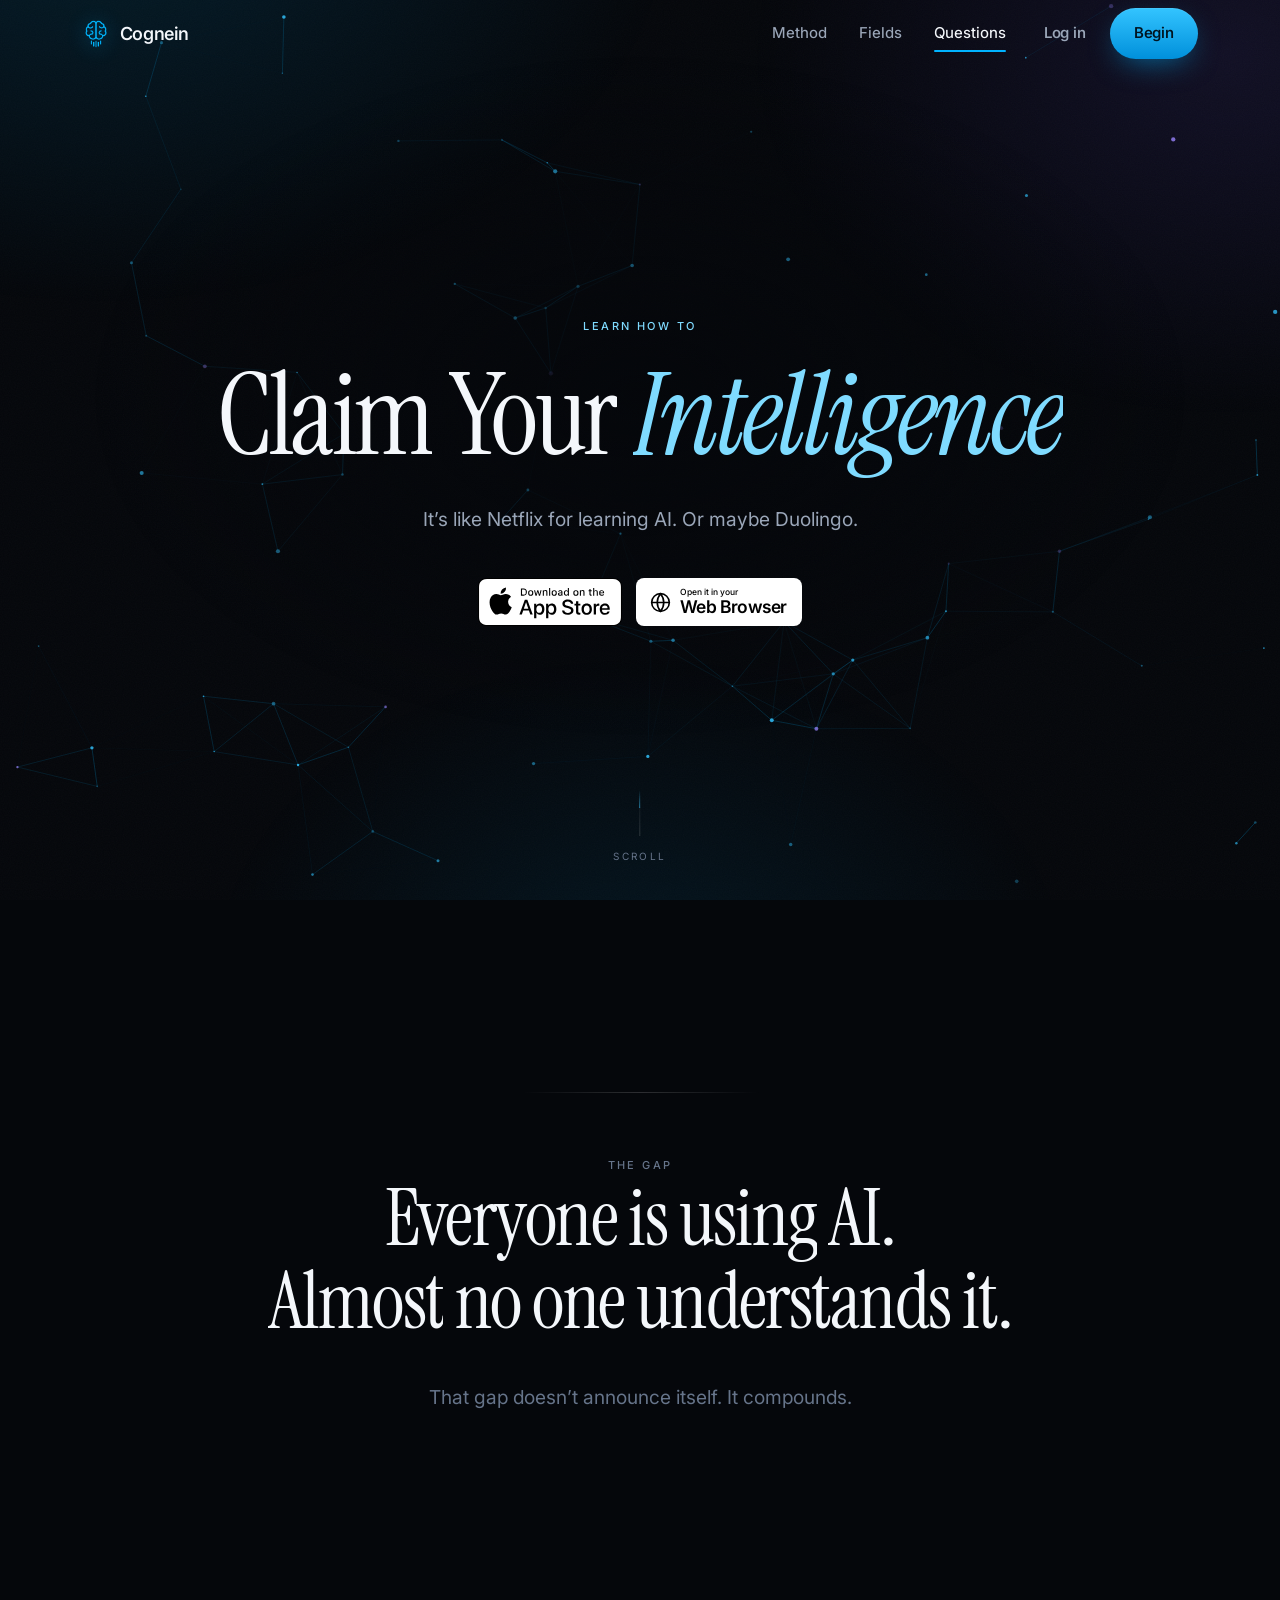
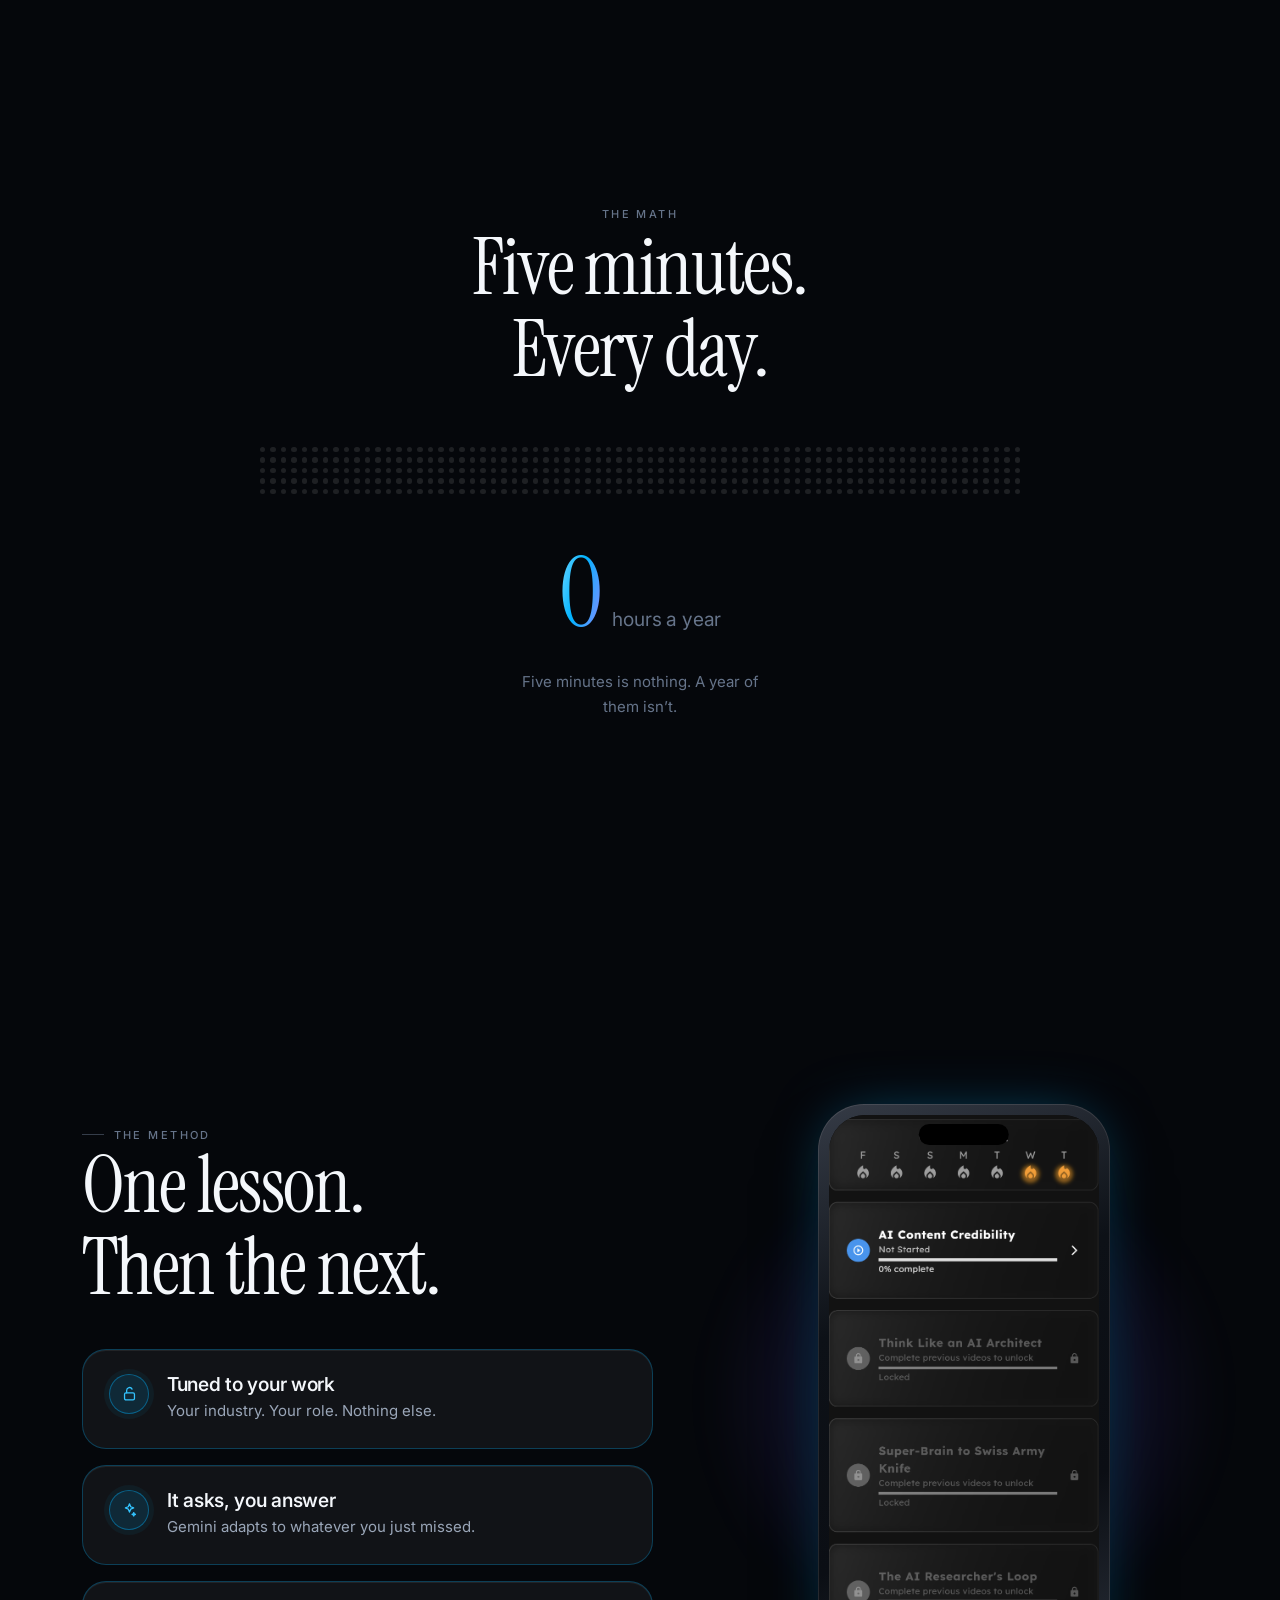
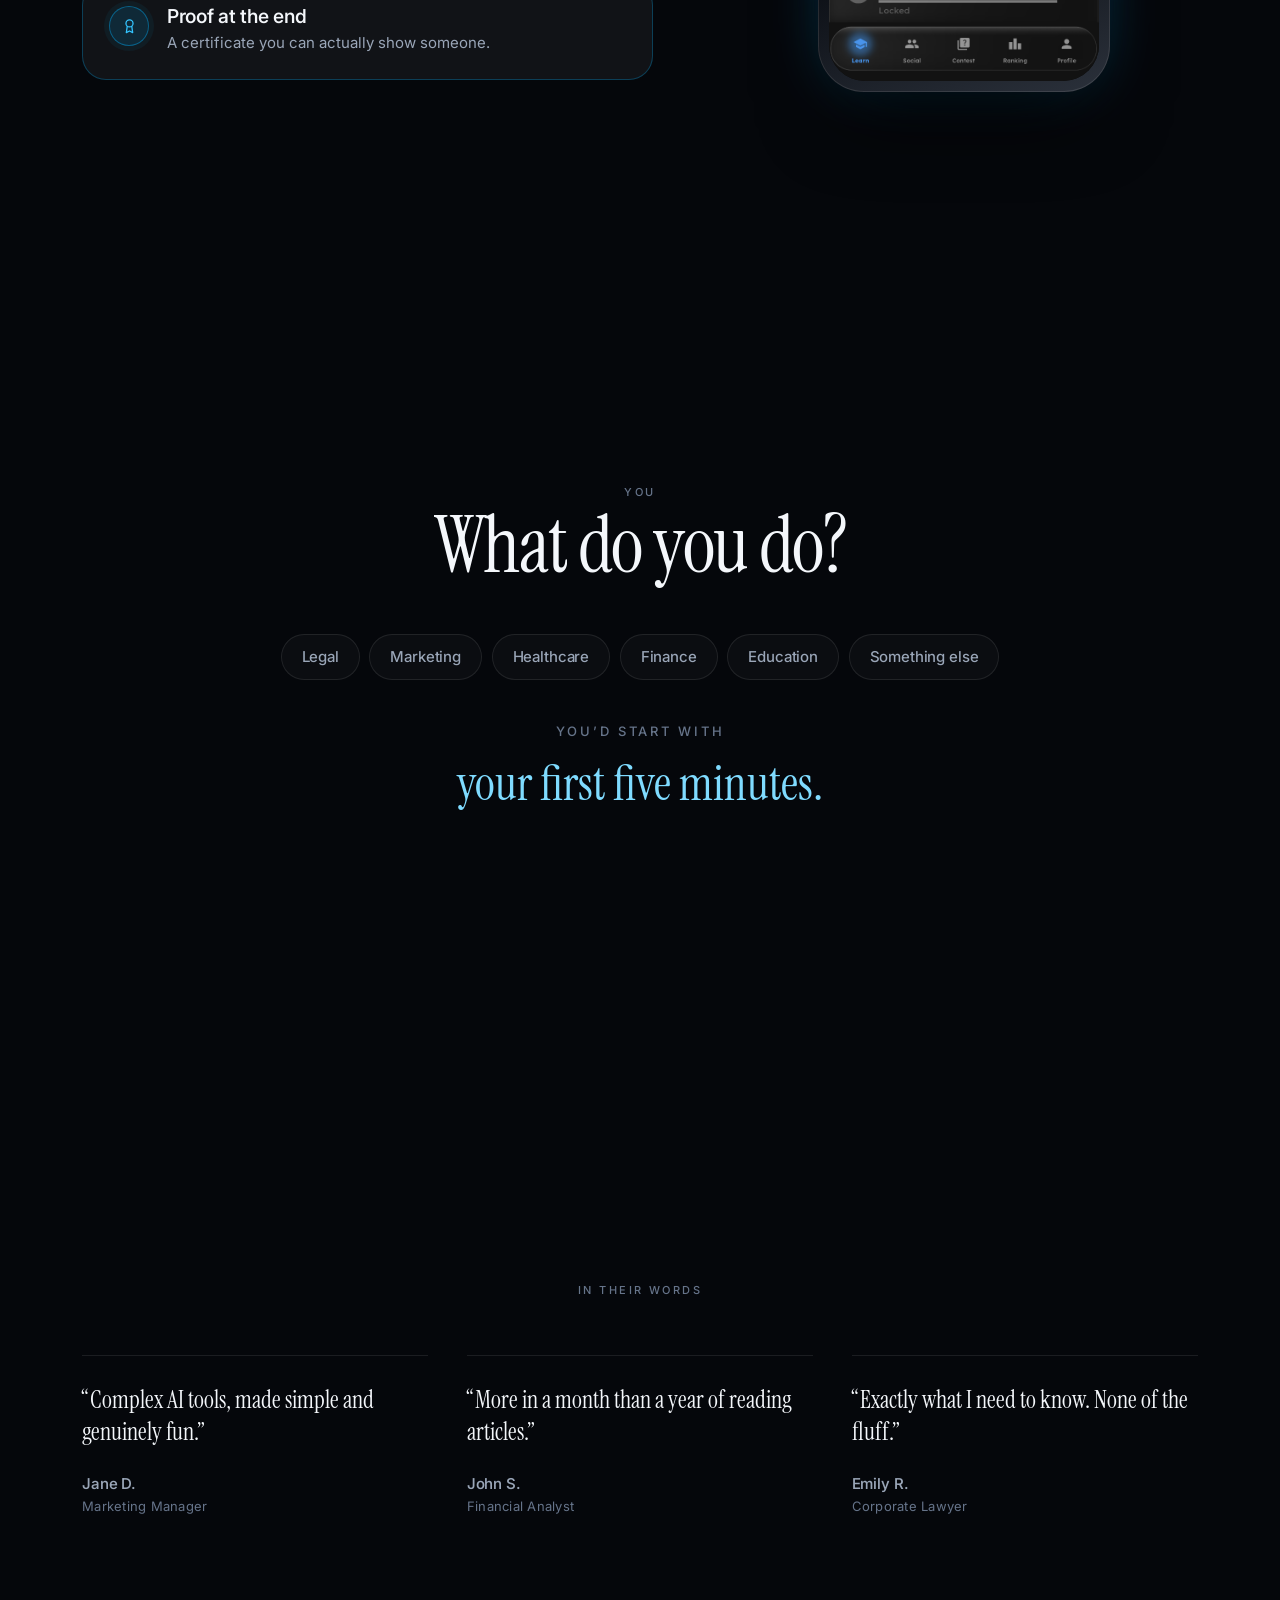
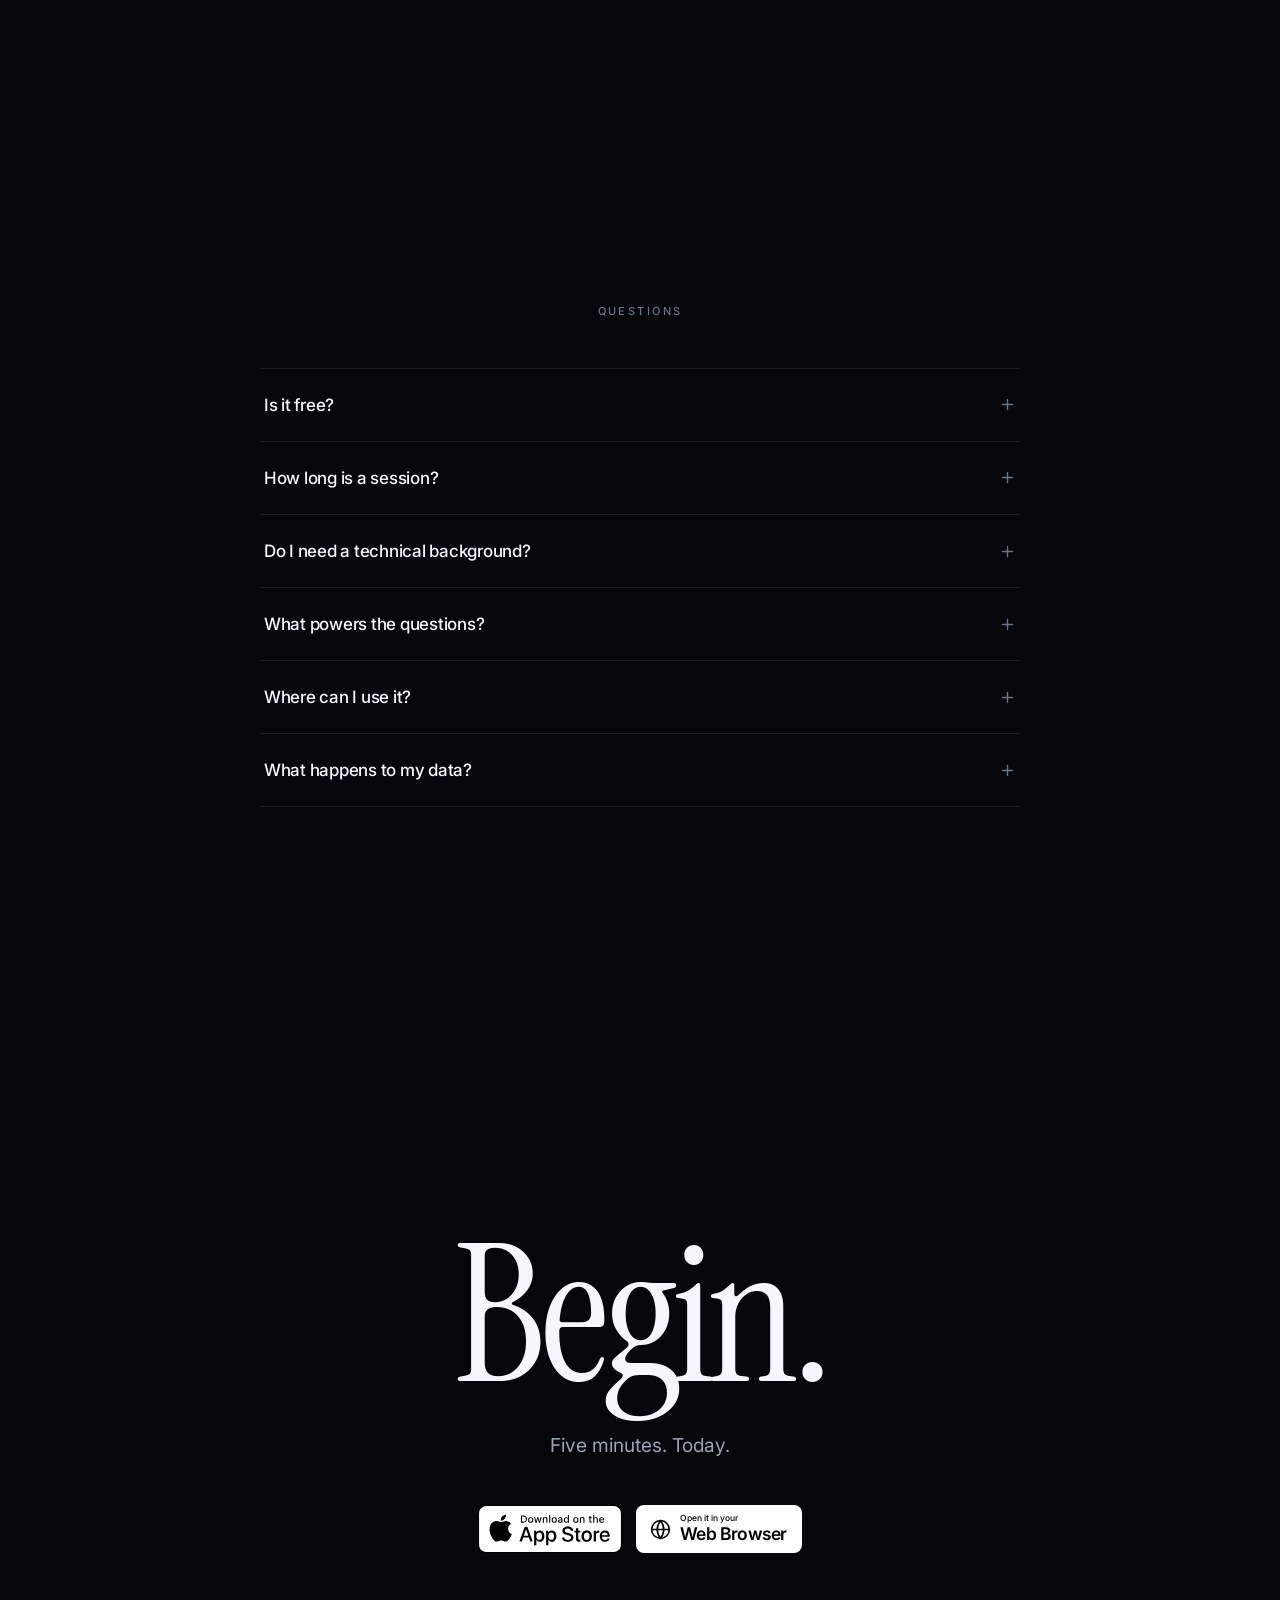
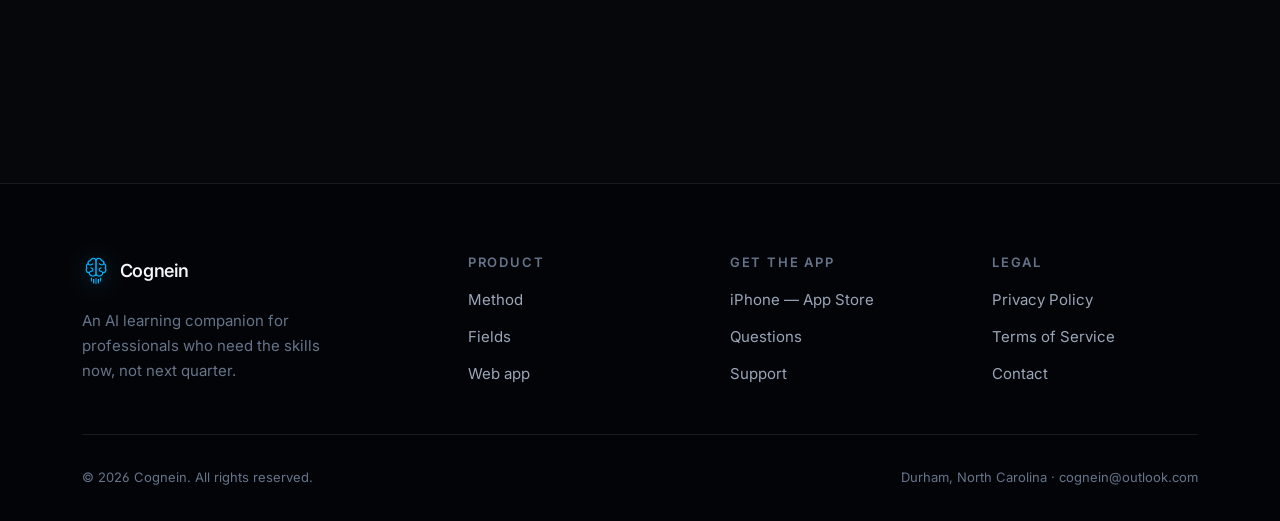
<file: index.html>
<!DOCTYPE html>
<html lang="en">
<head>
<meta charset="UTF-8">
<meta name="viewport" content="width=device-width, initial-scale=1">
<title>Cognein — Claim Your Intelligence</title>
<meta name="description" content="It’s like Netflix for learning AI. Or maybe Duolingo. A library of job-critical AI skills in five-minute daily lessons, tuned to your industry and role. Free on iPhone and web.">
<meta name="theme-color" content="#05070B">
<meta name="color-scheme" content="dark">
<link rel="canonical" href="https://cognein.com/">

<!-- Social -->
<meta property="og:type" content="website">
<meta property="og:site_name" content="Cognein">
<meta property="og:title" content="Cognein — Claim Your Intelligence">
<meta property="og:description" content="It’s like Netflix for learning AI. Or maybe Duolingo. Five minutes a day.">
<meta property="og:url" content="https://cognein.com/">
<meta property="og:image" content="https://cognein.com/assets/og-image.jpg">
<meta property="og:image:width" content="1200">
<meta property="og:image:height" content="630">
<meta property="og:image:alt" content="Cognein — your AI learning companion">
<meta name="twitter:card" content="summary_large_image">
<meta name="twitter:title" content="Cognein — Claim Your Intelligence">
<meta name="twitter:description" content="It’s like Netflix for learning AI. Or maybe Duolingo. Five minutes a day.">
<meta name="twitter:image" content="https://cognein.com/assets/og-image.jpg">

<!-- Icons -->
<link rel="icon" href="assets/favicon-32.png" sizes="32x32">
<link rel="apple-touch-icon" href="assets/apple-touch-icon.png">
<link rel="manifest" href="site.webmanifest">

<!-- Type -->
<link rel="preconnect" href="https://fonts.googleapis.com">
<link rel="preconnect" href="https://fonts.gstatic.com" crossorigin>
<link href="https://fonts.googleapis.com/css2?family=Instrument+Serif:ital@0;1&family=Inter:opsz,wght@14..32,300..700&display=swap" rel="stylesheet">

<link rel="stylesheet" href="styles.css">
<script>document.documentElement.classList.add('js');</script>
</head>
<body>

<a class="skip-link" href="#main">Skip to content</a>

<div class="progress-rail" aria-hidden="true"><span data-progress></span></div>

<header class="header" data-header>
  <div class="container">
    <a class="brand" href="index.html" aria-label="Cognein home">
      <img src="assets/logo-96.png" alt="" width="28" height="28">
      Cognein
    </a>

    <nav class="nav" data-nav aria-label="Primary">
      <a href="#method">Method</a>
      <a href="#fields">Fields</a>
      <a href="#questions">Questions</a>
    </nav>

    <div class="header-actions">
      <a class="btn btn--quiet" href="https://app.cognein.com">Log in</a>
      <a class="btn btn--primary" href="https://app.cognein.com">Begin</a>
      <button class="nav-toggle" data-nav-toggle type="button" aria-expanded="false" aria-controls="mobile-nav" aria-label="Toggle menu">
        <span></span><span></span><span></span>
      </button>
    </div>
  </div>
</header>

<div class="mobile-nav" id="mobile-nav" data-mobile-nav>
  <a href="#method">Method</a>
  <a href="#fields">Fields</a>
  <a href="#questions">Questions</a>
  <a href="privacy.html">Privacy</a>
  <a href="terms.html">Terms</a>
  <a class="btn btn--primary" href="https://app.cognein.com">Begin</a>
</div>

<main id="main">

  <!-- ============================================ THE COLD OPEN -->
  <section class="hero" id="top">
    <canvas class="hero__canvas" data-neural aria-hidden="true"></canvas>

    <div class="container hero__inner">
      <p class="eyebrow eyebrow--center eyebrow--brand" data-reveal>Learn how to</p>

      <h1 class="display" data-split>Claim Your <em>Intelligence</em></h1>

      <p class="lead" data-reveal style="--d:550ms">
        It&rsquo;s like Netflix for learning AI. Or maybe Duolingo.
      </p>

      <div class="hero-cta" data-reveal style="--d:700ms">
        <a class="store-badge" href="https://apps.apple.com/us/app/evolve-ai/id6754223888" target="_blank" rel="noopener">
          <img src="assets/app-store-badge.svg" alt="Download Cognein on the App Store" width="143" height="48">
        </a>
        <a class="web-badge" href="https://app.cognein.com">
          <svg viewBox="0 0 24 24" fill="none" stroke="currentColor" stroke-width="1.7" stroke-linecap="round" stroke-linejoin="round" aria-hidden="true"><circle cx="12" cy="12" r="9.2"/><path d="M2.8 12h18.4"/><path d="M12 2.8a14.2 14.2 0 0 1 0 18.4 14.2 14.2 0 0 1 0-18.4z"/></svg>
          <span>
            <small>Open it in your</small>
            <strong>Web Browser</strong>
          </span>
        </a>
      </div>
    </div>

    <div class="scroll-cue" aria-hidden="true">
      <span class="scroll-cue__line"></span>
      Scroll
    </div>
  </section>

  <!-- ============================================ I. THE GAP -->
  <section class="act" id="gap">
    <div class="container container--tight">
      <div class="rule"></div>
      <p class="eyebrow eyebrow--center" data-reveal>The gap</p>
      <h2 class="act__statement" data-split>
        Everyone is using AI.<br>Almost no one understands it.
      </h2>
      <p class="act__note" data-reveal style="--d:200ms">
        That gap doesn&rsquo;t announce itself. It compounds.
      </p>
    </div>
  </section>

  <!-- ============================================ II. THE MATH -->
  <section class="math" id="math">
    <div class="container container--tight">
      <p class="eyebrow eyebrow--center" data-reveal>The math</p>
      <h2 class="act__statement" data-split>Five minutes.<br>Every day.</h2>

      <div class="math__grid" data-dots role="img" aria-label="A grid of 365 dots, one for each day of a year"></div>

      <p class="math__readout" data-reveal>
        <span class="gradient-text" data-hours>30</span>
        <span>hours a year</span>
      </p>

      <p class="math__caption" data-reveal style="--d:120ms">
        Five minutes is nothing. A year of them isn&rsquo;t.
      </p>
    </div>
  </section>

  <!-- ============================================ III. THE METHOD -->
  <section id="method">
    <div class="container">
      <div class="method-grid">
        <div>
          <p class="eyebrow" data-reveal>The method</p>
          <h2 class="act__statement" style="text-align:left;margin-inline:0;margin-bottom:2.5rem" data-split>
            One lesson.<br>Then the next.
          </h2>

          <div class="steps">
            <article class="step" data-step data-spotlight>
              <span class="step__icon">
                <svg class="icon-locked" viewBox="0 0 24 24" fill="none" stroke="currentColor" stroke-width="1.8" stroke-linecap="round" stroke-linejoin="round" aria-hidden="true"><rect x="5" y="11" width="14" height="10" rx="2"/><path d="M8 11V7.5a4 4 0 0 1 8 0V11"/></svg>
                <svg class="icon-open" viewBox="0 0 24 24" fill="none" stroke="currentColor" stroke-width="1.8" stroke-linecap="round" stroke-linejoin="round" aria-hidden="true"><rect x="5" y="11" width="14" height="10" rx="2"/><path d="M8 11V7.5a4 4 0 0 1 7.6-1.7"/></svg>
              </span>
              <div>
                <h3>Tuned to your work</h3>
                <p>Your industry. Your role. Nothing else.</p>
              </div>
            </article>

            <article class="step" data-step data-spotlight>
              <span class="step__icon">
                <svg class="icon-locked" viewBox="0 0 24 24" fill="none" stroke="currentColor" stroke-width="1.8" stroke-linecap="round" stroke-linejoin="round" aria-hidden="true"><rect x="5" y="11" width="14" height="10" rx="2"/><path d="M8 11V7.5a4 4 0 0 1 8 0V11"/></svg>
                <svg class="icon-open" viewBox="0 0 24 24" fill="none" stroke="currentColor" stroke-width="1.8" stroke-linecap="round" stroke-linejoin="round" aria-hidden="true"><path d="M12 4l1.7 4.1 4.1 1.7-4.1 1.7L12 15.6l-1.7-4.1-4.1-1.7 4.1-1.7L12 4z"/><path d="M18 16.4l.7 1.7 1.7.7-1.7.7-.7 1.7-.7-1.7-1.7-.7 1.7-.7.7-1.7z"/></svg>
              </span>
              <div>
                <h3>It asks, you answer</h3>
                <p>Gemini adapts to whatever you just missed.</p>
              </div>
            </article>

            <article class="step" data-step data-spotlight>
              <span class="step__icon">
                <svg class="icon-locked" viewBox="0 0 24 24" fill="none" stroke="currentColor" stroke-width="1.8" stroke-linecap="round" stroke-linejoin="round" aria-hidden="true"><rect x="5" y="11" width="14" height="10" rx="2"/><path d="M8 11V7.5a4 4 0 0 1 8 0V11"/></svg>
                <svg class="icon-open" viewBox="0 0 24 24" fill="none" stroke="currentColor" stroke-width="1.8" stroke-linecap="round" stroke-linejoin="round" aria-hidden="true"><circle cx="12" cy="9" r="5"/><path d="M8.8 13.3L7.5 22l4.5-2.3L16.5 22l-1.3-8.7"/></svg>
              </span>
              <div>
                <h3>Proof at the end</h3>
                <p>A certificate you can actually show someone.</p>
              </div>
            </article>
          </div>
        </div>

        <div class="device-stage" data-reveal>
          <div class="device">
            <div class="device__island" aria-hidden="true"></div>
            <div class="device__screen">
              <img src="assets/app-screen.png" alt="The Cognein app: a daily streak above a list of lessons that unlock in order" width="663" height="1335" loading="lazy">
            </div>
          </div>
        </div>
      </div>
    </div>
  </section>

  <!-- ============================================ IV. THE MIRROR -->
  <section class="mirror" id="fields">
    <div class="container container--tight">
      <p class="eyebrow eyebrow--center" data-reveal>You</p>
      <h2 class="act__statement" data-split>What do you do?</h2>

      <div class="chips" data-reveal style="--d:150ms">
        <button class="chip" type="button" aria-pressed="false" data-field="document review that never invents a citation.">Legal</button>
        <button class="chip" type="button" aria-pressed="false" data-field="campaign variants that are actually worth testing.">Marketing</button>
        <button class="chip" type="button" aria-pressed="false" data-field="patient workflows that stay on the right side of compliance.">Healthcare</button>
        <button class="chip" type="button" aria-pressed="false" data-field="analysis that catches what you would have missed.">Finance</button>
        <button class="chip" type="button" aria-pressed="false" data-field="lesson plans built in minutes, not evenings.">Education</button>
        <button class="chip" type="button" aria-pressed="false" data-field="the tools your field is quietly adopting already.">Something else</button>
      </div>

      <p class="mirror__answer">
        <span class="prefix">You&rsquo;d start with</span>
        <span class="scramble" data-answer aria-live="polite">your first five minutes.</span>
      </p>
    </div>
  </section>

  <!-- ============================================ V. IN THEIR WORDS -->
  <section id="proof">
    <div class="container">
      <p class="eyebrow eyebrow--center" style="display:flex;justify-content:center;margin-bottom:3.5rem" data-reveal>In their words</p>

      <div class="proof">
        <figure data-reveal data-stagger>
          <blockquote>&ldquo;Complex AI tools, made simple and genuinely fun.&rdquo;</blockquote>
          <figcaption><strong>Jane D.</strong>Marketing Manager</figcaption>
        </figure>
        <figure data-reveal data-stagger>
          <blockquote>&ldquo;More in a month than a year of reading articles.&rdquo;</blockquote>
          <figcaption><strong>John S.</strong>Financial Analyst</figcaption>
        </figure>
        <figure data-reveal data-stagger>
          <blockquote>&ldquo;Exactly what I need to know. None of the fluff.&rdquo;</blockquote>
          <figcaption><strong>Emily R.</strong>Corporate Lawyer</figcaption>
        </figure>
      </div>
    </div>
  </section>

  <!-- ============================================ QUESTIONS -->
  <section id="questions">
    <div class="container">
      <p class="eyebrow eyebrow--center" style="display:flex;justify-content:center;margin-bottom:3rem" data-reveal>Questions</p>

      <div class="faq" data-reveal>
        <details>
          <summary>
            Is it free?
            <svg viewBox="0 0 24 24" fill="none" stroke="currentColor" stroke-width="2" stroke-linecap="round" aria-hidden="true"><path d="M12 5v14M5 12h14"/></svg>
          </summary>
          <p>Yes. No credit card to create an account and start a path.</p>
        </details>

        <details>
          <summary>
            How long is a session?
            <svg viewBox="0 0 24 24" fill="none" stroke="currentColor" stroke-width="2" stroke-linecap="round" aria-hidden="true"><path d="M12 5v14M5 12h14"/></svg>
          </summary>
          <p>About five minutes — one short lesson and a few adaptive questions. Keep going if you have the time.</p>
        </details>

        <details>
          <summary>
            Do I need a technical background?
            <svg viewBox="0 0 24 24" fill="none" stroke="currentColor" stroke-width="2" stroke-linecap="round" aria-hidden="true"><path d="M12 5v14M5 12h14"/></svg>
          </summary>
          <p>No. Cognein is written for professionals in every field, not just engineers.</p>
        </details>

        <details>
          <summary>
            What powers the questions?
            <svg viewBox="0 0 24 24" fill="none" stroke="currentColor" stroke-width="2" stroke-linecap="round" aria-hidden="true"><path d="M12 5v14M5 12h14"/></svg>
          </summary>
          <p>Gemini, adapting to the lesson you just finished and the areas you have found difficult.</p>
        </details>

        <details>
          <summary>
            Where can I use it?
            <svg viewBox="0 0 24 24" fill="none" stroke="currentColor" stroke-width="2" stroke-linecap="round" aria-hidden="true"><path d="M12 5v14M5 12h14"/></svg>
          </summary>
          <p>On iPhone through the App Store, and in any modern browser. Android is on the way.</p>
        </details>

        <details>
          <summary>
            What happens to my data?
            <svg viewBox="0 0 24 24" fill="none" stroke="currentColor" stroke-width="2" stroke-linecap="round" aria-hidden="true"><path d="M12 5v14M5 12h14"/></svg>
          </summary>
          <p>We do not sell your personal information. The detail is in the <a href="privacy.html">Privacy Policy</a>, and you can delete your account any time.</p>
        </details>
      </div>
    </div>
  </section>

  <!-- ============================================ BEGIN -->
  <section class="close" id="begin">
    <div class="container">
      <h2 class="display" data-split>Begin.</h2>
      <p class="lead" data-reveal style="--d:250ms">Five minutes. Today.</p>
      <div class="hero-cta" data-reveal style="--d:400ms">
        <a class="store-badge" href="https://apps.apple.com/us/app/evolve-ai/id6754223888" target="_blank" rel="noopener">
          <img src="assets/app-store-badge.svg" alt="Download Cognein on the App Store" width="143" height="48" loading="lazy">
        </a>
        <a class="web-badge" href="https://app.cognein.com">
          <svg viewBox="0 0 24 24" fill="none" stroke="currentColor" stroke-width="1.7" stroke-linecap="round" stroke-linejoin="round" aria-hidden="true"><circle cx="12" cy="12" r="9.2"/><path d="M2.8 12h18.4"/><path d="M12 2.8a14.2 14.2 0 0 1 0 18.4 14.2 14.2 0 0 1 0-18.4z"/></svg>
          <span>
            <small>Open it in your</small>
            <strong>Web Browser</strong>
          </span>
        </a>
      </div>
    </div>
  </section>

</main>

<footer class="footer">
  <div class="container">
    <div class="footer-grid">
      <div class="footer-brand">
        <a class="brand" href="index.html" aria-label="Cognein home">
          <img src="assets/logo-96.png" alt="" width="28" height="28">
          Cognein
        </a>
        <p>An AI learning companion for professionals who need the skills now, not next quarter.</p>
      </div>

      <div>
        <h4>Product</h4>
        <nav aria-label="Product">
          <a href="#method">Method</a>
          <a href="#fields">Fields</a>
          <a href="https://app.cognein.com">Web app</a>
        </nav>
      </div>

      <div>
        <h4>Get the app</h4>
        <nav aria-label="Download">
          <a href="https://apps.apple.com/us/app/evolve-ai/id6754223888" target="_blank" rel="noopener">iPhone — App Store</a>
          <a href="#questions">Questions</a>
          <a href="mailto:cognein@outlook.com">Support</a>
        </nav>
      </div>

      <div>
        <h4>Legal</h4>
        <nav aria-label="Legal">
          <a href="privacy.html">Privacy Policy</a>
          <a href="terms.html">Terms of Service</a>
          <a href="mailto:cognein@outlook.com">Contact</a>
        </nav>
      </div>
    </div>

    <div class="footer-bottom">
      <p>&copy; <span data-year>2025</span> Cognein. All rights reserved.</p>
      <p>Durham, North Carolina · <a href="mailto:cognein@outlook.com">cognein@outlook.com</a></p>
    </div>
  </div>
</footer>

<script src="main.js" defer></script>

<script type="application/ld+json">
{
  "@context": "https://schema.org",
  "@graph": [
    {
      "@type": "Organization",
      "@id": "https://cognein.com/#organization",
      "name": "Cognein",
      "url": "https://cognein.com/",
      "logo": "https://cognein.com/assets/icon-512.png",
      "email": "cognein@outlook.com",
      "address": {
        "@type": "PostalAddress",
        "addressLocality": "Durham",
        "addressRegion": "NC",
        "addressCountry": "US"
      }
    },
    {
      "@type": "WebSite",
      "@id": "https://cognein.com/#website",
      "url": "https://cognein.com/",
      "name": "Cognein",
      "publisher": { "@id": "https://cognein.com/#organization" }
    },
    {
      "@type": "MobileApplication",
      "name": "Cognein",
      "applicationCategory": "EducationalApplication",
      "operatingSystem": "iOS",
      "url": "https://apps.apple.com/us/app/evolve-ai/id6754223888",
      "description": "An AI learning companion that turns job-critical AI skills into short daily lessons, personalised to your industry and role.",
      "publisher": { "@id": "https://cognein.com/#organization" },
      "offers": { "@type": "Offer", "price": "0", "priceCurrency": "USD" }
    },
    {
      "@type": "FAQPage",
      "mainEntity": [
        {
          "@type": "Question",
          "name": "Is it free?",
          "acceptedAnswer": { "@type": "Answer", "text": "Yes. No credit card to create an account and start a path." }
        },
        {
          "@type": "Question",
          "name": "How long is a session?",
          "acceptedAnswer": { "@type": "Answer", "text": "About five minutes — one short lesson and a few adaptive questions. Keep going if you have the time." }
        },
        {
          "@type": "Question",
          "name": "Do I need a technical background?",
          "acceptedAnswer": { "@type": "Answer", "text": "No. Cognein is written for professionals in every field, not just engineers." }
        },
        {
          "@type": "Question",
          "name": "What powers the questions?",
          "acceptedAnswer": { "@type": "Answer", "text": "Gemini, adapting to the lesson you just finished and the areas you have found difficult." }
        },
        {
          "@type": "Question",
          "name": "Where can I use it?",
          "acceptedAnswer": { "@type": "Answer", "text": "On iPhone through the App Store, and in any modern browser. Android is on the way." }
        },
        {
          "@type": "Question",
          "name": "What happens to my data?",
          "acceptedAnswer": { "@type": "Answer", "text": "We do not sell your personal information. The detail is in the Privacy Policy, and you can delete your account any time." }
        }
      ]
    }
  ]
}
</script>

</body>
</html>
</file>
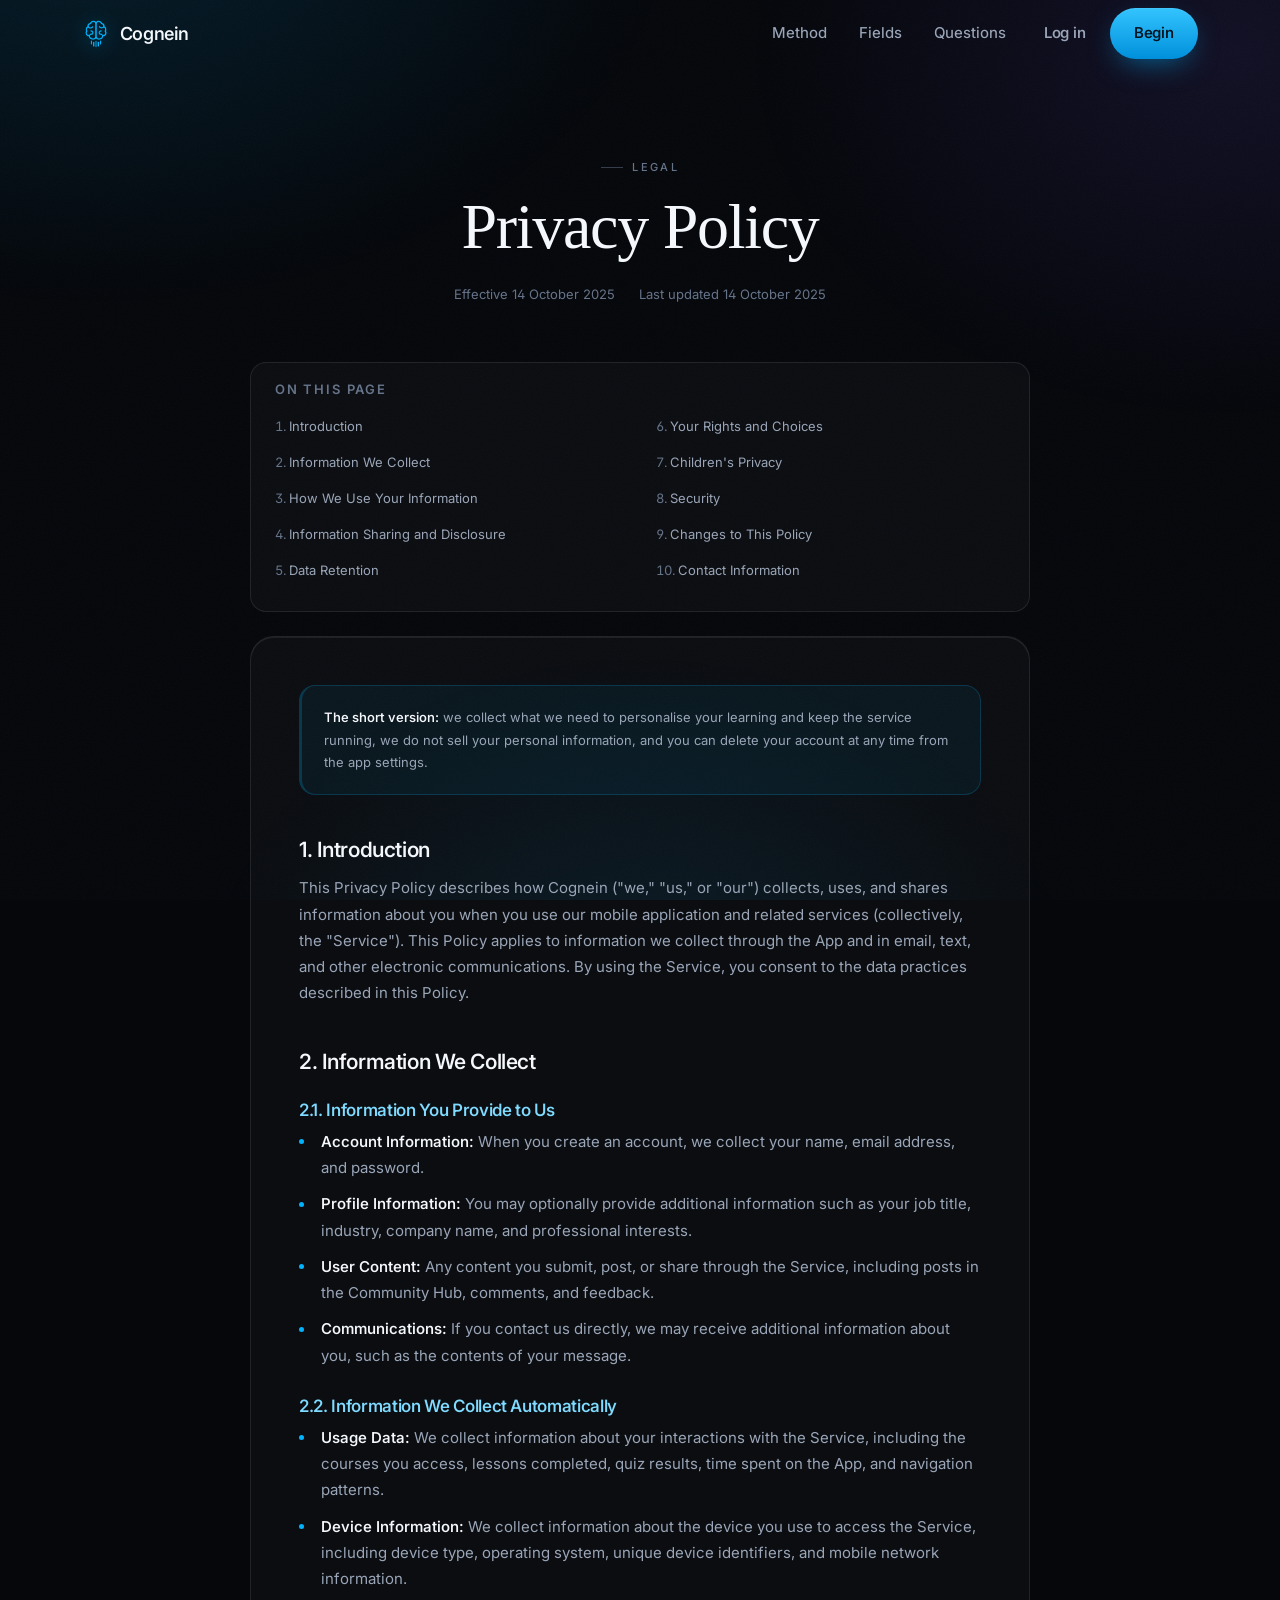
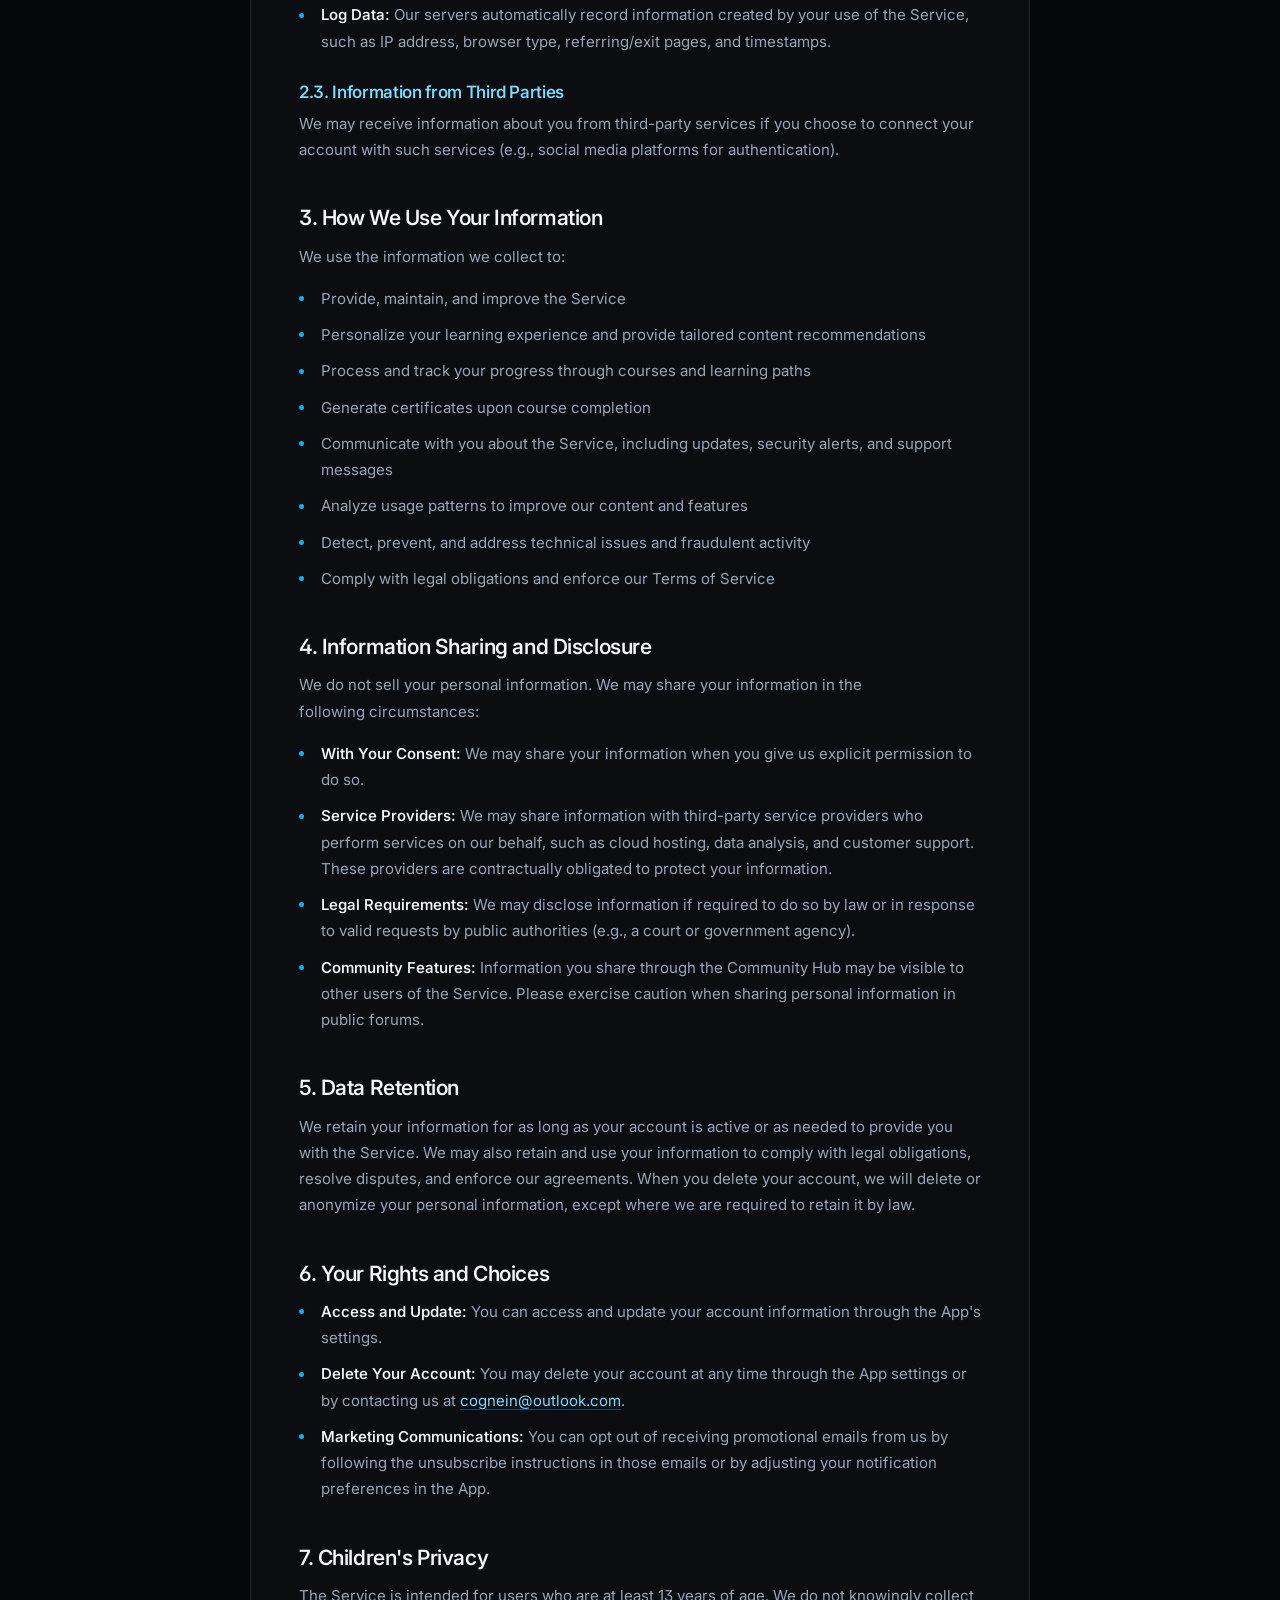
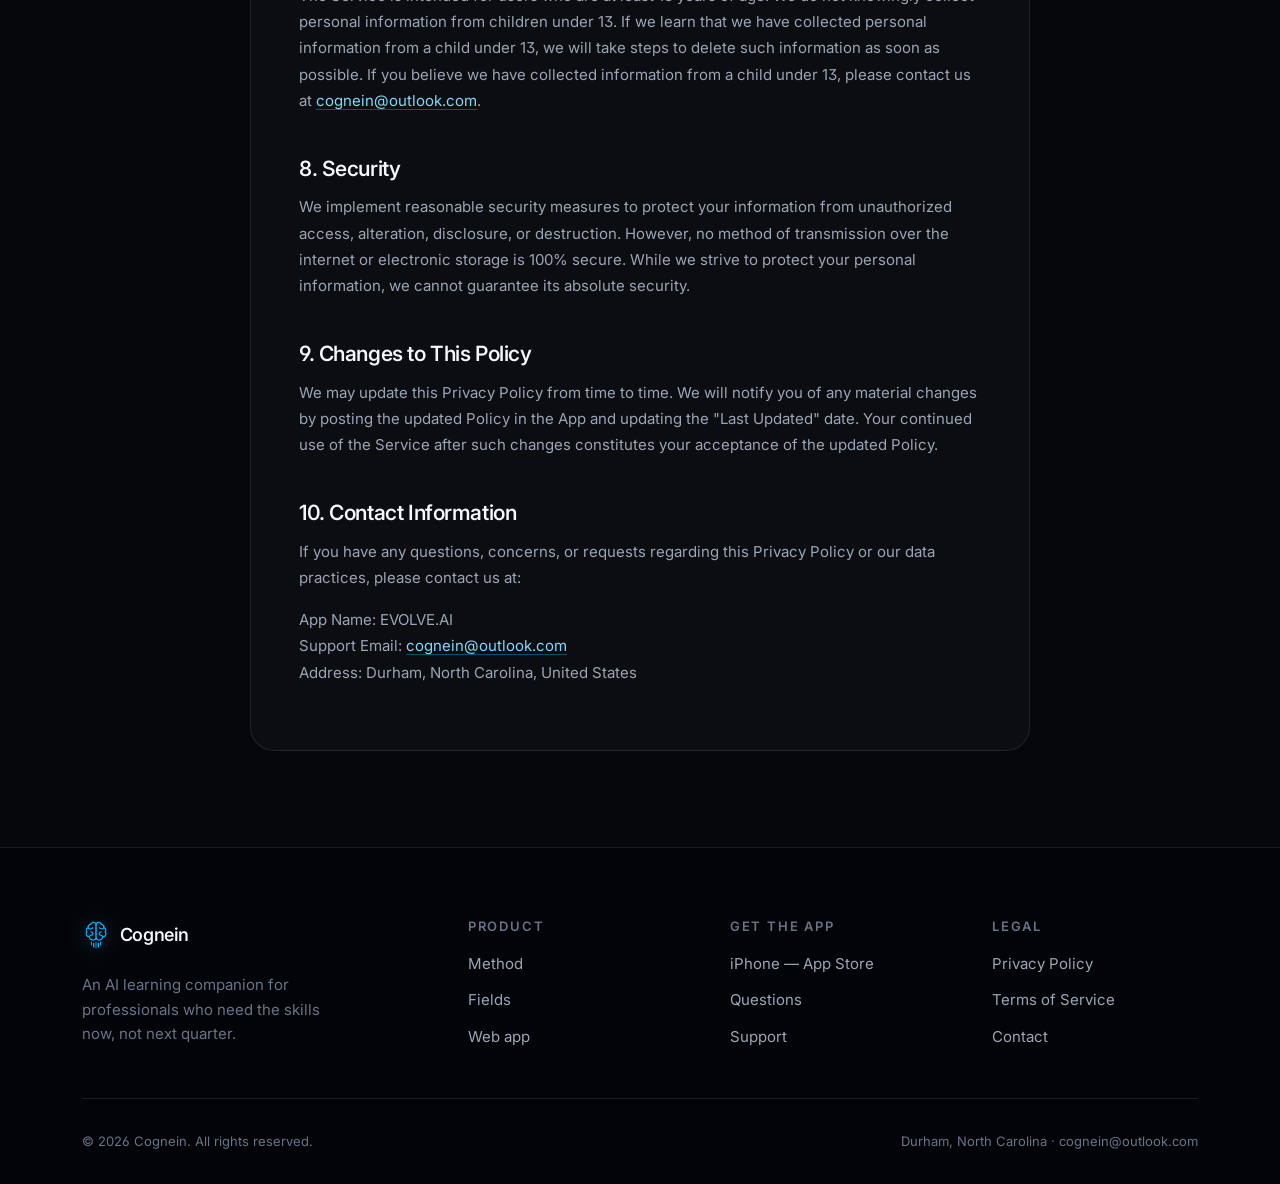
<file: privacy.html>
<!DOCTYPE html>
<html lang="en">
<head>
<meta charset="UTF-8">
<meta name="viewport" content="width=device-width, initial-scale=1">
<title>Privacy Policy — Cognein</title>
<meta name="description" content="How Cognein collects, uses, and protects your information.">
<meta name="theme-color" content="#05070B">
<meta name="color-scheme" content="dark">
<link rel="canonical" href="https://cognein.com/privacy.html">
<meta name="robots" content="index, follow">

<meta property="og:type" content="article">
<meta property="og:site_name" content="Cognein">
<meta property="og:title" content="Privacy Policy — Cognein">
<meta property="og:description" content="How Cognein collects, uses, and protects your information.">
<meta property="og:url" content="https://cognein.com/privacy.html">
<meta property="og:image" content="https://cognein.com/assets/og-image.jpg">
<meta name="twitter:card" content="summary_large_image">

<link rel="icon" href="assets/favicon-32.png" sizes="32x32">
<link rel="apple-touch-icon" href="assets/apple-touch-icon.png">
<link rel="manifest" href="site.webmanifest">

<link rel="preconnect" href="https://fonts.googleapis.com">
<link rel="preconnect" href="https://fonts.gstatic.com" crossorigin>
<link href="https://fonts.googleapis.com/css2?family=Inter:opsz,wght@14..32,300..700&display=swap" rel="stylesheet">

<link rel="stylesheet" href="styles.css">
<script>document.documentElement.classList.add('js');</script>
</head>
<body>

<a class="skip-link" href="#main">Skip to content</a>

<header class="header" data-header>
  <div class="container">
    <a class="brand" href="index.html" aria-label="Cognein home">
      <img src="assets/logo-96.png" alt="" width="30" height="30">
      Cognein
    </a>

    <nav class="nav" aria-label="Primary">
      <a href="index.html#method">Method</a>
      <a href="index.html#fields">Fields</a>
      <a href="index.html#questions">Questions</a>
    </nav>

    <div class="header-actions">
      <a class="btn btn--quiet" href="https://app.cognein.com">Log in</a>
      <a class="btn btn--primary" href="https://app.cognein.com">Begin</a>
      <button class="nav-toggle" data-nav-toggle type="button" aria-expanded="false" aria-controls="mobile-nav" aria-label="Toggle menu">
        <span></span><span></span><span></span>
      </button>
    </div>
  </div>
</header>

<div class="mobile-nav" id="mobile-nav" data-mobile-nav>
  <a href="index.html#method">Method</a>
  <a href="index.html#fields">Fields</a>
  <a href="index.html#questions">Questions</a>
  <a href="privacy.html">Privacy</a>
  <a href="terms.html">Terms</a>
  <a class="btn btn--primary" href="https://app.cognein.com">Begin</a>
</div>

<main id="main">
  <section class="legal">
    <div class="container">

      <div class="legal-head" data-reveal>
        <span class="eyebrow">Legal</span>
        <h1>Privacy Policy</h1>
        <div class="legal-meta">
          <span>Effective 14 October 2025</span>
          <span>Last updated 14 October 2025</span>
        </div>
      </div>

      <nav class="toc" aria-label="On this page" data-reveal>
        <h2>On this page</h2>
        <ol>
          <li><a href="#introduction">Introduction</a></li>
          <li><a href="#collect">Information We Collect</a></li>
          <li><a href="#use">How We Use Your Information</a></li>
          <li><a href="#sharing">Information Sharing and Disclosure</a></li>
          <li><a href="#retention">Data Retention</a></li>
          <li><a href="#rights">Your Rights and Choices</a></li>
          <li><a href="#children">Children's Privacy</a></li>
          <li><a href="#security">Security</a></li>
          <li><a href="#changes">Changes to This Policy</a></li>
          <li><a href="#contact">Contact Information</a></li>
        </ol>
      </nav>

      <article class="legal-body" data-reveal>

        <div class="callout">
          <p><strong>The short version:</strong> we collect what we need to personalise your learning and keep the service running, we do not sell your personal information, and you can delete your account at any time from the app settings.</p>
        </div>

        <h2 id="introduction">1. Introduction</h2>
        <p>This Privacy Policy describes how Cognein ("we," "us," or "our") collects, uses, and shares information about you when you use our mobile application and related services (collectively, the "Service"). This Policy applies to information we collect through the App and in email, text, and other electronic communications. By using the Service, you consent to the data practices described in this Policy.</p>

        <h2 id="collect">2. Information We Collect</h2>

        <h3>2.1. Information You Provide to Us</h3>
        <ul>
          <li><strong>Account Information:</strong> When you create an account, we collect your name, email address, and password.</li>
          <li><strong>Profile Information:</strong> You may optionally provide additional information such as your job title, industry, company name, and professional interests.</li>
          <li><strong>User Content:</strong> Any content you submit, post, or share through the Service, including posts in the Community Hub, comments, and feedback.</li>
          <li><strong>Communications:</strong> If you contact us directly, we may receive additional information about you, such as the contents of your message.</li>
        </ul>

        <h3>2.2. Information We Collect Automatically</h3>
        <ul>
          <li><strong>Usage Data:</strong> We collect information about your interactions with the Service, including the courses you access, lessons completed, quiz results, time spent on the App, and navigation patterns.</li>
          <li><strong>Device Information:</strong> We collect information about the device you use to access the Service, including device type, operating system, unique device identifiers, and mobile network information.</li>
          <li><strong>Log Data:</strong> Our servers automatically record information created by your use of the Service, such as IP address, browser type, referring/exit pages, and timestamps.</li>
        </ul>

        <h3>2.3. Information from Third Parties</h3>
        <p>We may receive information about you from third-party services if you choose to connect your account with such services (e.g., social media platforms for authentication).</p>

        <h2 id="use">3. How We Use Your Information</h2>
        <p>We use the information we collect to:</p>
        <ul>
          <li>Provide, maintain, and improve the Service</li>
          <li>Personalize your learning experience and provide tailored content recommendations</li>
          <li>Process and track your progress through courses and learning paths</li>
          <li>Generate certificates upon course completion</li>
          <li>Communicate with you about the Service, including updates, security alerts, and support messages</li>
          <li>Analyze usage patterns to improve our content and features</li>
          <li>Detect, prevent, and address technical issues and fraudulent activity</li>
          <li>Comply with legal obligations and enforce our Terms of Service</li>
        </ul>

        <h2 id="sharing">4. Information Sharing and Disclosure</h2>
        <p>We do not sell your personal information. We may share your information in the following circumstances:</p>
        <ul>
          <li><strong>With Your Consent:</strong> We may share your information when you give us explicit permission to do so.</li>
          <li><strong>Service Providers:</strong> We may share information with third-party service providers who perform services on our behalf, such as cloud hosting, data analysis, and customer support. These providers are contractually obligated to protect your information.</li>
          <li><strong>Legal Requirements:</strong> We may disclose information if required to do so by law or in response to valid requests by public authorities (e.g., a court or government agency).</li>
          <li><strong>Community Features:</strong> Information you share through the Community Hub may be visible to other users of the Service. Please exercise caution when sharing personal information in public forums.</li>
        </ul>

        <h2 id="retention">5. Data Retention</h2>
        <p>We retain your information for as long as your account is active or as needed to provide you with the Service. We may also retain and use your information to comply with legal obligations, resolve disputes, and enforce our agreements. When you delete your account, we will delete or anonymize your personal information, except where we are required to retain it by law.</p>

        <h2 id="rights">6. Your Rights and Choices</h2>
        <ul>
          <li><strong>Access and Update:</strong> You can access and update your account information through the App's settings.</li>
          <li><strong>Delete Your Account:</strong> You may delete your account at any time through the App settings or by contacting us at <a href="mailto:cognein@outlook.com">cognein@outlook.com</a>.</li>
          <li><strong>Marketing Communications:</strong> You can opt out of receiving promotional emails from us by following the unsubscribe instructions in those emails or by adjusting your notification preferences in the App.</li>
        </ul>

        <h2 id="children">7. Children's Privacy</h2>
        <p>The Service is intended for users who are at least 13 years of age. We do not knowingly collect personal information from children under 13. If we learn that we have collected personal information from a child under 13, we will take steps to delete such information as soon as possible. If you believe we have collected information from a child under 13, please contact us at <a href="mailto:cognein@outlook.com">cognein@outlook.com</a>.</p>

        <h2 id="security">8. Security</h2>
        <p>We implement reasonable security measures to protect your information from unauthorized access, alteration, disclosure, or destruction. However, no method of transmission over the internet or electronic storage is 100% secure. While we strive to protect your personal information, we cannot guarantee its absolute security.</p>

        <h2 id="changes">9. Changes to This Policy</h2>
        <p>We may update this Privacy Policy from time to time. We will notify you of any material changes by posting the updated Policy in the App and updating the "Last Updated" date. Your continued use of the Service after such changes constitutes your acceptance of the updated Policy.</p>

        <h2 id="contact">10. Contact Information</h2>
        <p>If you have any questions, concerns, or requests regarding this Privacy Policy or our data practices, please contact us at:</p>
        <p>
          App Name: EVOLVE.AI<br>
          Support Email: <a href="mailto:cognein@outlook.com">cognein@outlook.com</a><br>
          Address: Durham, North Carolina, United States
        </p>

      </article>
    </div>
  </section>
</main>

<footer class="footer">
  <div class="container">
    <div class="footer-grid">
      <div class="footer-brand">
        <a class="brand" href="index.html" aria-label="Cognein home">
          <img src="assets/logo-96.png" alt="" width="30" height="30">
          Cognein
        </a>
        <p>An AI learning companion for professionals who need the skills now, not next quarter.</p>
      </div>

      <div>
        <h4>Product</h4>
        <nav aria-label="Product">
          <a href="index.html#method">Method</a>
          <a href="index.html#fields">Fields</a>
          <a href="https://app.cognein.com">Web app</a>
        </nav>
      </div>

      <div>
        <h4>Get the app</h4>
        <nav aria-label="Download">
          <a href="https://apps.apple.com/us/app/evolve-ai/id6754223888" target="_blank" rel="noopener">iPhone — App Store</a>
          <a href="index.html#questions">Questions</a>
          <a href="mailto:cognein@outlook.com">Support</a>
        </nav>
      </div>

      <div>
        <h4>Legal</h4>
        <nav aria-label="Legal">
          <a href="privacy.html">Privacy Policy</a>
          <a href="terms.html">Terms of Service</a>
          <a href="mailto:cognein@outlook.com">Contact</a>
        </nav>
      </div>
    </div>

    <div class="footer-bottom">
      <p>&copy; <span data-year>2025</span> Cognein. All rights reserved.</p>
      <p>Durham, North Carolina · <a href="mailto:cognein@outlook.com">cognein@outlook.com</a></p>
    </div>
  </div>
</footer>

<script src="main.js" defer></script>
</body>
</html>
</file>
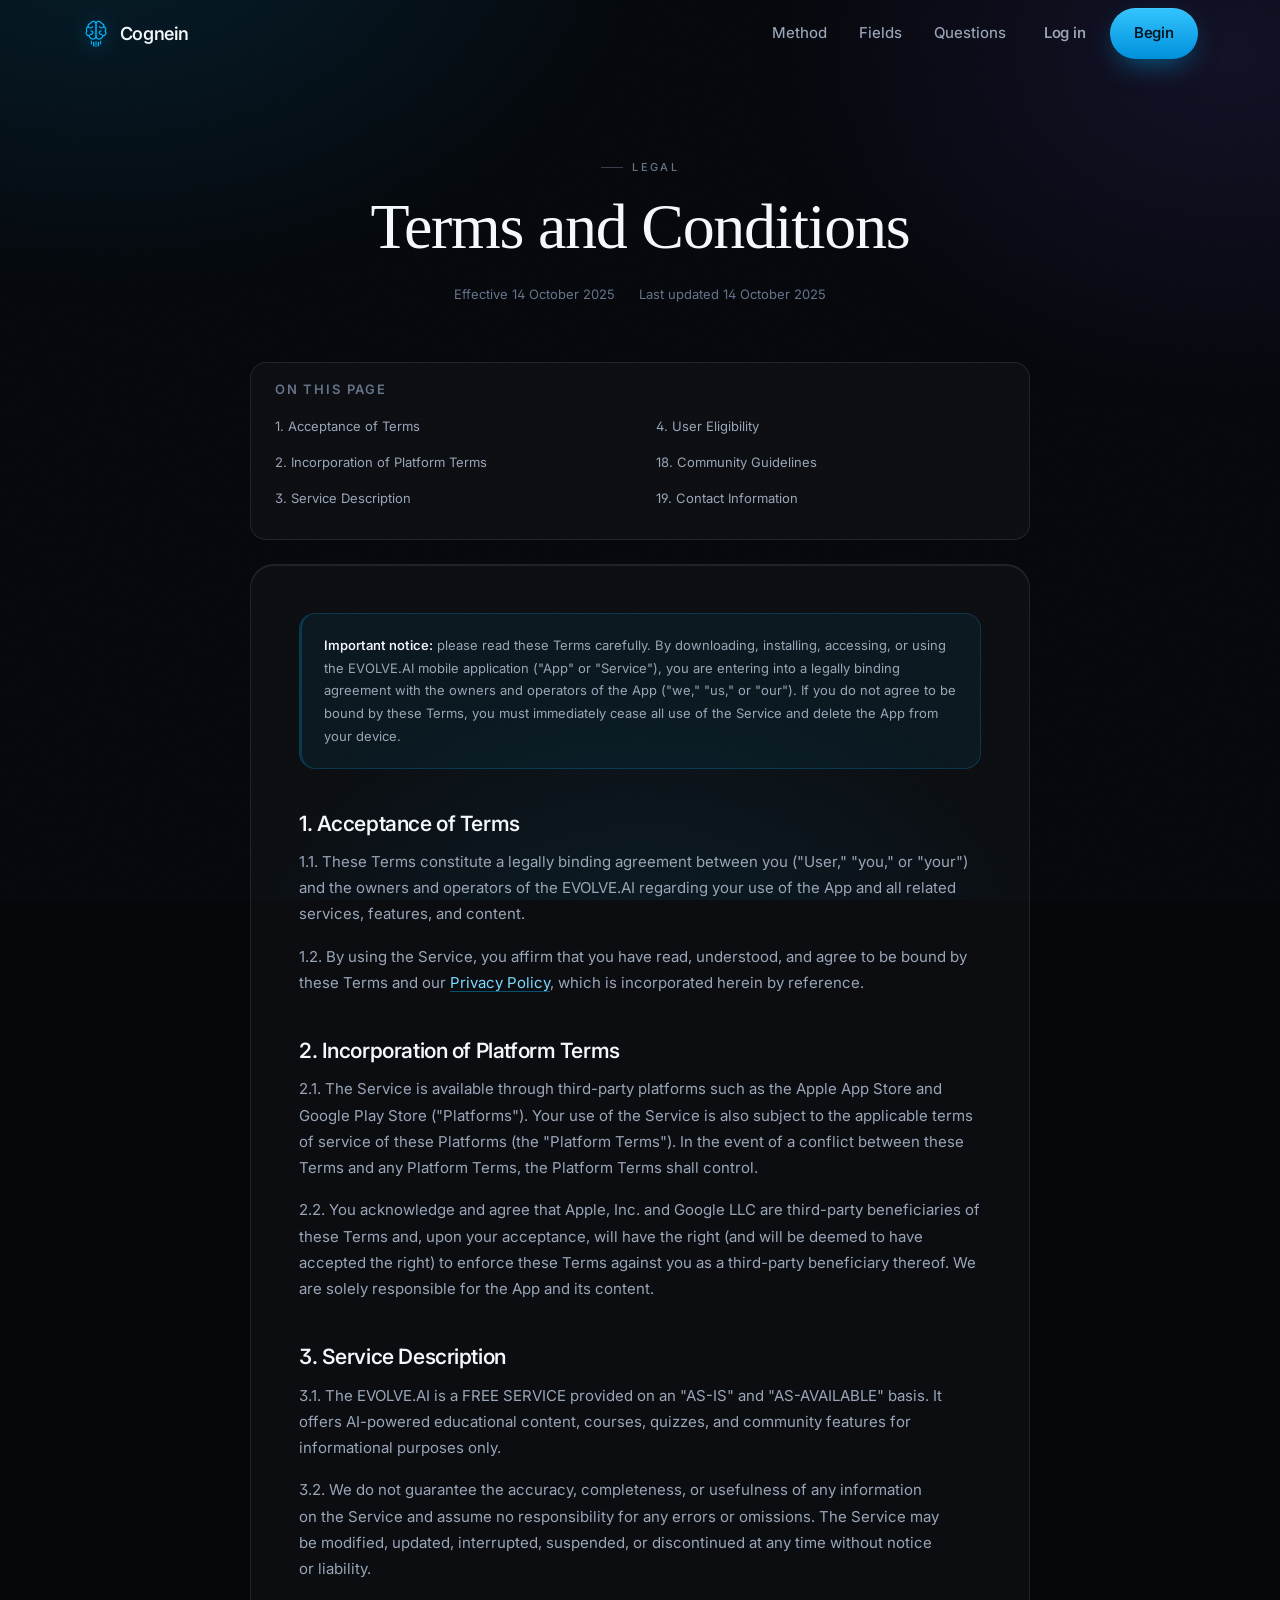
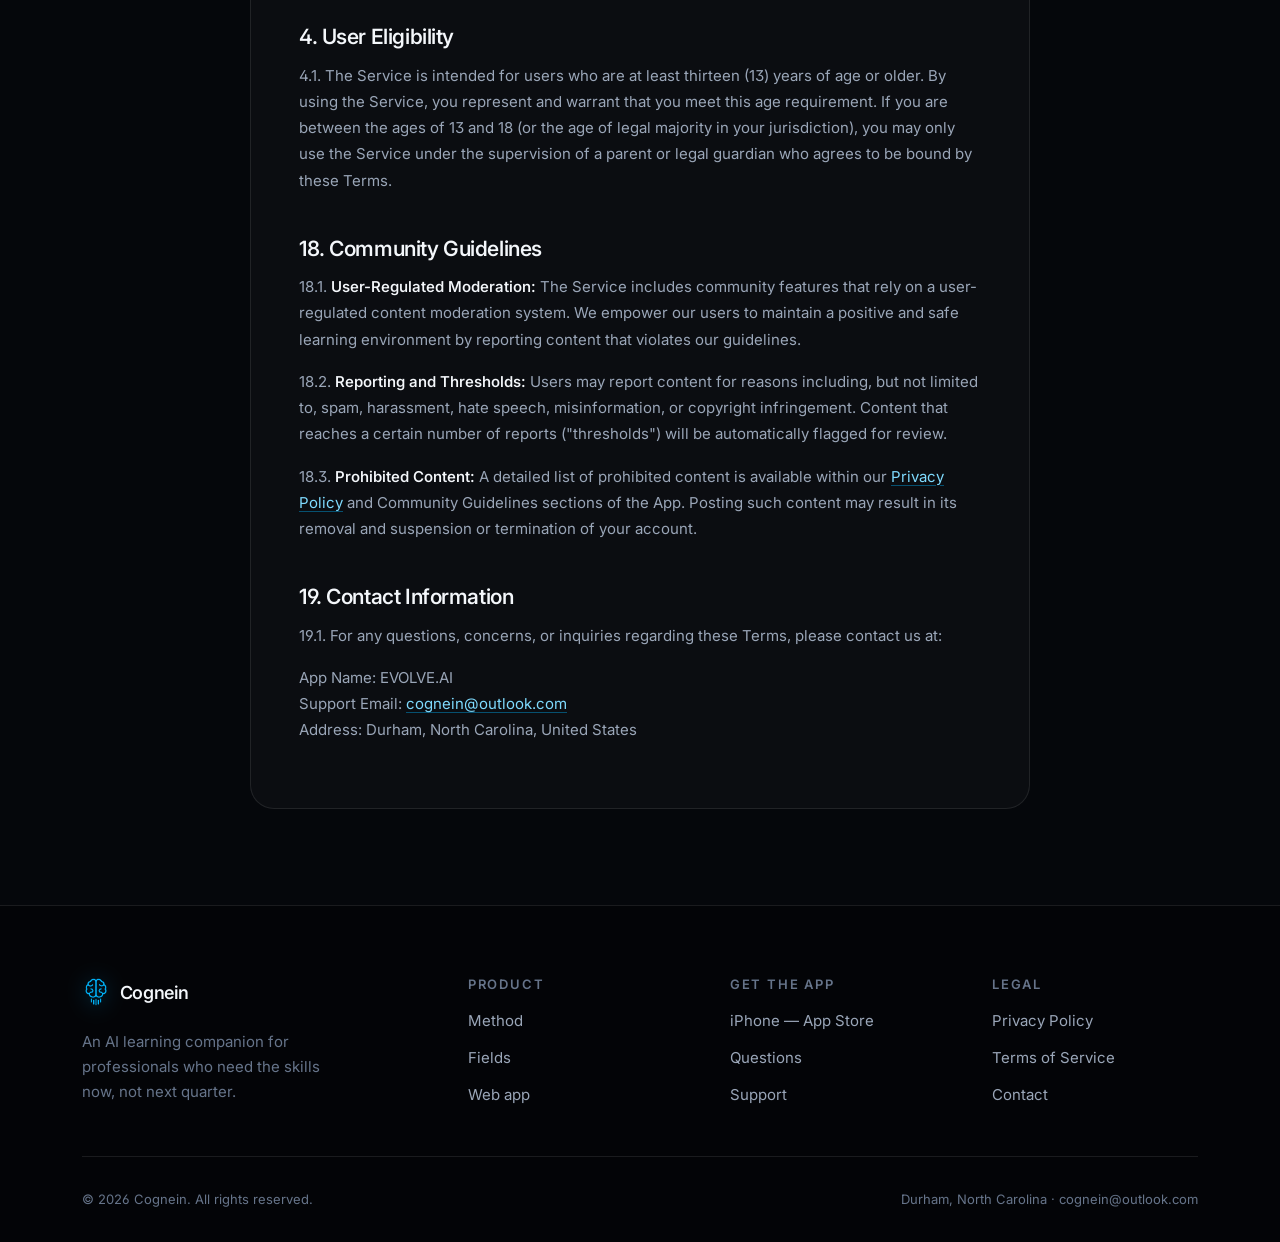
<file: terms.html>
<!DOCTYPE html>
<html lang="en">
<head>
<meta charset="UTF-8">
<meta name="viewport" content="width=device-width, initial-scale=1">
<title>Terms of Service — Cognein</title>
<meta name="description" content="The terms and conditions governing your use of Cognein.">
<meta name="theme-color" content="#05070B">
<meta name="color-scheme" content="dark">
<link rel="canonical" href="https://cognein.com/terms.html">
<meta name="robots" content="index, follow">

<meta property="og:type" content="article">
<meta property="og:site_name" content="Cognein">
<meta property="og:title" content="Terms of Service — Cognein">
<meta property="og:description" content="The terms and conditions governing your use of Cognein.">
<meta property="og:url" content="https://cognein.com/terms.html">
<meta property="og:image" content="https://cognein.com/assets/og-image.jpg">
<meta name="twitter:card" content="summary_large_image">

<link rel="icon" href="assets/favicon-32.png" sizes="32x32">
<link rel="apple-touch-icon" href="assets/apple-touch-icon.png">
<link rel="manifest" href="site.webmanifest">

<link rel="preconnect" href="https://fonts.googleapis.com">
<link rel="preconnect" href="https://fonts.gstatic.com" crossorigin>
<link href="https://fonts.googleapis.com/css2?family=Inter:opsz,wght@14..32,300..700&display=swap" rel="stylesheet">

<link rel="stylesheet" href="styles.css">
<script>document.documentElement.classList.add('js');</script>
</head>
<body>

<a class="skip-link" href="#main">Skip to content</a>

<header class="header" data-header>
  <div class="container">
    <a class="brand" href="index.html" aria-label="Cognein home">
      <img src="assets/logo-96.png" alt="" width="30" height="30">
      Cognein
    </a>

    <nav class="nav" aria-label="Primary">
      <a href="index.html#method">Method</a>
      <a href="index.html#fields">Fields</a>
      <a href="index.html#questions">Questions</a>
    </nav>

    <div class="header-actions">
      <a class="btn btn--quiet" href="https://app.cognein.com">Log in</a>
      <a class="btn btn--primary" href="https://app.cognein.com">Begin</a>
      <button class="nav-toggle" data-nav-toggle type="button" aria-expanded="false" aria-controls="mobile-nav" aria-label="Toggle menu">
        <span></span><span></span><span></span>
      </button>
    </div>
  </div>
</header>

<div class="mobile-nav" id="mobile-nav" data-mobile-nav>
  <a href="index.html#method">Method</a>
  <a href="index.html#fields">Fields</a>
  <a href="index.html#questions">Questions</a>
  <a href="privacy.html">Privacy</a>
  <a href="terms.html">Terms</a>
  <a class="btn btn--primary" href="https://app.cognein.com">Begin</a>
</div>

<main id="main">
  <section class="legal">
    <div class="container">

      <div class="legal-head" data-reveal>
        <span class="eyebrow">Legal</span>
        <h1>Terms and Conditions</h1>
        <div class="legal-meta">
          <span>Effective 14 October 2025</span>
          <span>Last updated 14 October 2025</span>
        </div>
      </div>

      <nav class="toc toc--plain" aria-label="On this page" data-reveal>
        <h2>On this page</h2>
        <ol>
          <li><a href="#acceptance">1. Acceptance of Terms</a></li>
          <li><a href="#platform">2. Incorporation of Platform Terms</a></li>
          <li><a href="#service">3. Service Description</a></li>
          <li><a href="#eligibility">4. User Eligibility</a></li>
          <li><a href="#community">18. Community Guidelines</a></li>
          <li><a href="#contact">19. Contact Information</a></li>
        </ol>
      </nav>

      <article class="legal-body" data-reveal>

        <div class="callout">
          <p><strong>Important notice:</strong> please read these Terms carefully. By downloading, installing, accessing, or using the EVOLVE.AI mobile application ("App" or "Service"), you are entering into a legally binding agreement with the owners and operators of the App ("we," "us," or "our"). If you do not agree to be bound by these Terms, you must immediately cease all use of the Service and delete the App from your device.</p>
        </div>

        <h2 id="acceptance">1. Acceptance of Terms</h2>
        <p>1.1. These Terms constitute a legally binding agreement between you ("User," "you," or "your") and the owners and operators of the EVOLVE.AI regarding your use of the App and all related services, features, and content.</p>
        <p>1.2. By using the Service, you affirm that you have read, understood, and agree to be bound by these Terms and our <a href="privacy.html">Privacy Policy</a>, which is incorporated herein by reference.</p>

        <h2 id="platform">2. Incorporation of Platform Terms</h2>
        <p>2.1. The Service is available through third-party platforms such as the Apple App Store and Google Play Store ("Platforms"). Your use of the Service is also subject to the applicable terms of service of these Platforms (the "Platform Terms"). In the event of a conflict between these Terms and any Platform Terms, the Platform Terms shall control.</p>
        <p>2.2. You acknowledge and agree that Apple, Inc. and Google LLC are third-party beneficiaries of these Terms and, upon your acceptance, will have the right (and will be deemed to have accepted the right) to enforce these Terms against you as a third-party beneficiary thereof. We are solely responsible for the App and its content.</p>

        <h2 id="service">3. Service Description</h2>
        <p>3.1. The EVOLVE.AI is a FREE SERVICE provided on an "AS-IS" and "AS-AVAILABLE" basis. It offers AI-powered educational content, courses, quizzes, and community features for informational purposes only.</p>
        <p>3.2. We do not guarantee the accuracy, completeness, or usefulness of any information on the Service and assume no responsibility for any errors or omissions. The Service may be modified, updated, interrupted, suspended, or discontinued at any time without notice or liability.</p>

        <h2 id="eligibility">4. User Eligibility</h2>
        <p>4.1. The Service is intended for users who are at least thirteen (13) years of age or older. By using the Service, you represent and warrant that you meet this age requirement. If you are between the ages of 13 and 18 (or the age of legal majority in your jurisdiction), you may only use the Service under the supervision of a parent or legal guardian who agrees to be bound by these Terms.</p>

        <h2 id="community">18. Community Guidelines</h2>
        <p>18.1. <strong>User-Regulated Moderation:</strong> The Service includes community features that rely on a user-regulated content moderation system. We empower our users to maintain a positive and safe learning environment by reporting content that violates our guidelines.</p>
        <p>18.2. <strong>Reporting and Thresholds:</strong> Users may report content for reasons including, but not limited to, spam, harassment, hate speech, misinformation, or copyright infringement. Content that reaches a certain number of reports ("thresholds") will be automatically flagged for review.</p>
        <p>18.3. <strong>Prohibited Content:</strong> A detailed list of prohibited content is available within our <a href="privacy.html">Privacy Policy</a> and Community Guidelines sections of the App. Posting such content may result in its removal and suspension or termination of your account.</p>

        <h2 id="contact">19. Contact Information</h2>
        <p>19.1. For any questions, concerns, or inquiries regarding these Terms, please contact us at:</p>
        <p>
          App Name: EVOLVE.AI<br>
          Support Email: <a href="mailto:cognein@outlook.com">cognein@outlook.com</a><br>
          Address: Durham, North Carolina, United States
        </p>

      </article>
    </div>
  </section>
</main>

<footer class="footer">
  <div class="container">
    <div class="footer-grid">
      <div class="footer-brand">
        <a class="brand" href="index.html" aria-label="Cognein home">
          <img src="assets/logo-96.png" alt="" width="30" height="30">
          Cognein
        </a>
        <p>An AI learning companion for professionals who need the skills now, not next quarter.</p>
      </div>

      <div>
        <h4>Product</h4>
        <nav aria-label="Product">
          <a href="index.html#method">Method</a>
          <a href="index.html#fields">Fields</a>
          <a href="https://app.cognein.com">Web app</a>
        </nav>
      </div>

      <div>
        <h4>Get the app</h4>
        <nav aria-label="Download">
          <a href="https://apps.apple.com/us/app/evolve-ai/id6754223888" target="_blank" rel="noopener">iPhone — App Store</a>
          <a href="index.html#questions">Questions</a>
          <a href="mailto:cognein@outlook.com">Support</a>
        </nav>
      </div>

      <div>
        <h4>Legal</h4>
        <nav aria-label="Legal">
          <a href="privacy.html">Privacy Policy</a>
          <a href="terms.html">Terms of Service</a>
          <a href="mailto:cognein@outlook.com">Contact</a>
        </nav>
      </div>
    </div>

    <div class="footer-bottom">
      <p>&copy; <span data-year>2025</span> Cognein. All rights reserved.</p>
      <p>Durham, North Carolina · <a href="mailto:cognein@outlook.com">cognein@outlook.com</a></p>
    </div>
  </div>
</footer>

<script src="main.js" defer></script>
</body>
</html>
</file>
<file: styles.css>
/* ==========================================================================
   Cognein — Design System
   Editorial serif + Inter, on near-black. Shared by every page.
   ========================================================================== */

/* --------------------------------------------------------------------------
   1. Tokens
   -------------------------------------------------------------------------- */
:root {
  /* Brand — #00B3FF is sampled from the Cognein mark */
  --brand-300: #7FDBFF;
  --brand-400: #33C4FF;
  --brand-500: #00B3FF;
  --brand-600: #0090DB;
  --violet-400: #9B85FF;
  --violet-500: #7C5CFF;

  /* Surfaces */
  --bg: #05070B;
  --bg-elevated: #0A0E15;
  --surface-1: rgba(255, 255, 255, 0.028);
  --surface-2: rgba(255, 255, 255, 0.052);
  --surface-3: rgba(255, 255, 255, 0.078);
  --hairline: rgba(255, 255, 255, 0.09);
  --hairline-strong: rgba(255, 255, 255, 0.16);

  /* Text */
  --text: #F4F7FB;
  --text-muted: #9AA6B8;
  --text-dim: #66748A;

  /* Type */
  --font-sans: "Inter", -apple-system, BlinkMacSystemFont, "SF Pro Text",
    "Segoe UI", Roboto, Helvetica, Arial, sans-serif;
  --font-display: "Instrument Serif", "Iowan Old Style", Georgia,
    "Times New Roman", serif;

  --fs-hero: clamp(3.25rem, 9vw, 8.5rem);
  --fs-act: clamp(2.25rem, 6.2vw, 5rem);
  --fs-h2: clamp(2rem, 4.2vw, 3.25rem);
  --fs-h3: clamp(1.125rem, 1.5vw, 1.3125rem);
  --fs-lead: clamp(1.0625rem, 1.5vw, 1.25rem);
  --fs-body: 1.0625rem;
  --fs-sm: 0.9375rem;
  --fs-xs: 0.8125rem;

  /* Space */
  --gutter: clamp(1.25rem, 4vw, 2rem);
  --section-y: clamp(6rem, 15vw, 13rem);

  /* Shape */
  --r-sm: 10px;
  --r-md: 16px;
  --r-lg: 24px;
  --r-xl: 32px;
  --r-pill: 980px;

  /* Depth */
  --edge: inset 0 1px 0 rgba(255, 255, 255, 0.07);
  --shadow-md: 0 16px 40px -16px rgba(0, 0, 0, 0.8);
  --shadow-lg: 0 40px 80px -24px rgba(0, 0, 0, 0.85);

  /* Motion */
  --ease: cubic-bezier(0.22, 1, 0.36, 1);
  --ease-out: cubic-bezier(0.16, 1, 0.3, 1);

  --header-h: 68px;
}

/* --------------------------------------------------------------------------
   2. Reset & base
   -------------------------------------------------------------------------- */
*,
*::before,
*::after {
  box-sizing: border-box;
  margin: 0;
  padding: 0;
}

html {
  font-size: 16px;
  scroll-behavior: smooth;
  scroll-padding-top: calc(var(--header-h) + 16px);
  -webkit-text-size-adjust: 100%;
}

body {
  font-family: var(--font-sans);
  font-size: var(--fs-body);
  line-height: 1.65;
  color: var(--text);
  background: var(--bg);
  overflow-x: hidden;
  -webkit-font-smoothing: antialiased;
  -moz-osx-font-smoothing: grayscale;
  font-feature-settings: "cv02", "cv03", "cv04", "ss01";
}

/* Ambient depth, fixed so it never scrolls away */
body::before {
  content: "";
  position: fixed;
  inset: 0;
  z-index: -2;
  pointer-events: none;
  background:
    radial-gradient(58rem 40rem at 8% -10%, rgba(0, 179, 255, 0.13), transparent 62%),
    radial-gradient(50rem 38rem at 96% 6%, rgba(124, 92, 255, 0.11), transparent 60%),
    radial-gradient(44rem 34rem at 50% 110%, rgba(0, 179, 255, 0.09), transparent 62%);
}

/* Grain — keeps large dark fields from banding */
body::after {
  content: "";
  position: fixed;
  inset: 0;
  z-index: -1;
  pointer-events: none;
  opacity: 0.03;
  background-image: url("data:image/svg+xml,%3Csvg xmlns='http://www.w3.org/2000/svg' width='140' height='140'%3E%3Cfilter id='n'%3E%3CfeTurbulence type='fractalNoise' baseFrequency='0.85' numOctaves='3'/%3E%3C/filter%3E%3Crect width='100%25' height='100%25' filter='url(%23n)'/%3E%3C/svg%3E");
}

img,
svg,
canvas {
  display: block;
  max-width: 100%;
}

img {
  height: auto;
}

a {
  color: inherit;
  text-decoration: none;
}

button {
  font: inherit;
  color: inherit;
  background: none;
  border: none;
  cursor: pointer;
}

ul,
ol {
  list-style: none;
}

::selection {
  background: rgba(0, 179, 255, 0.3);
  color: #fff;
}

:focus-visible {
  outline: 2px solid var(--brand-400);
  outline-offset: 3px;
  border-radius: 4px;
}

:focus:not(:focus-visible) {
  outline: none;
}

/* --------------------------------------------------------------------------
   3. Typography
   -------------------------------------------------------------------------- */
h1,
h2,
h3,
h4 {
  font-weight: 400;
  line-height: 1.06;
  letter-spacing: -0.02em;
  text-wrap: balance;
}

.display {
  font-family: var(--font-display);
  font-weight: 400;
  letter-spacing: -0.022em;
  line-height: 1.02;
}

.display em {
  font-style: italic;
  color: var(--brand-300);
}

p {
  text-wrap: pretty;
}

.eyebrow {
  display: inline-flex;
  align-items: center;
  gap: 0.6rem;
  font-size: 0.6875rem;
  font-weight: 500;
  letter-spacing: 0.22em;
  text-transform: uppercase;
  color: var(--text-dim);
}

.eyebrow::before {
  content: "";
  width: 22px;
  height: 1px;
  background: currentColor;
  opacity: 0.5;
}

.eyebrow--center::before {
  display: none;
}

/* The positioning line — carries more weight than a section label. */
.eyebrow--brand {
  color: var(--brand-300);
  margin-bottom: 1.5rem;
}

.gradient-text {
  background: linear-gradient(104deg, var(--brand-300) 0%, var(--brand-500) 44%, var(--violet-400) 100%);
  -webkit-background-clip: text;
  background-clip: text;
  -webkit-text-fill-color: transparent;
  color: transparent;
}

.lead {
  font-size: var(--fs-lead);
  color: var(--text-muted);
  line-height: 1.6;
}

/* --------------------------------------------------------------------------
   4. Layout
   -------------------------------------------------------------------------- */
.container {
  width: 100%;
  max-width: 1180px;
  margin-inline: auto;
  padding-inline: var(--gutter);
}

.container--tight {
  max-width: 940px;
}

section {
  padding-block: var(--section-y);
  position: relative;
}

.skip-link {
  position: absolute;
  left: 50%;
  top: 0;
  translate: -50% -150%;
  z-index: 3000;
  padding: 0.75rem 1.25rem;
  background: var(--brand-500);
  color: #001220;
  font-weight: 600;
  border-radius: 0 0 var(--r-sm) var(--r-sm);
  transition: translate 0.25s var(--ease);
}

.skip-link:focus {
  translate: -50% 0;
}

/* --------------------------------------------------------------------------
   5. Scroll progress rail
   -------------------------------------------------------------------------- */
.progress-rail {
  position: fixed;
  inset: 0 0 auto;
  height: 2px;
  z-index: 1200;
  background: transparent;
  pointer-events: none;
}

.progress-rail span {
  display: block;
  height: 100%;
  width: 100%;
  transform-origin: 0 50%;
  scale: 0 1;
  background: linear-gradient(90deg, var(--brand-500), var(--violet-400));
  box-shadow: 0 0 14px rgba(0, 179, 255, 0.7);
}

/* --------------------------------------------------------------------------
   6. Buttons
   -------------------------------------------------------------------------- */
.btn {
  --btn-py: 0.8125rem;
  --btn-px: 1.5rem;
  display: inline-flex;
  align-items: center;
  justify-content: center;
  gap: 0.55rem;
  padding: var(--btn-py) var(--btn-px);
  border-radius: var(--r-pill);
  font-size: var(--fs-sm);
  font-weight: 560;
  letter-spacing: -0.011em;
  white-space: nowrap;
  cursor: pointer;
  transition: transform 0.3s var(--ease), background-color 0.3s var(--ease),
    box-shadow 0.3s var(--ease), border-color 0.3s var(--ease), color 0.3s var(--ease);
}

.btn:active {
  transform: scale(0.985);
}

.btn svg {
  width: 1.05em;
  height: 1.05em;
  flex: none;
}

.btn--primary {
  background: linear-gradient(180deg, var(--brand-400), var(--brand-600));
  color: #00131F;
  box-shadow: var(--edge), 0 10px 30px -10px rgba(0, 179, 255, 0.6);
}

.btn--primary:hover {
  transform: translateY(-2px);
  box-shadow: var(--edge), 0 18px 44px -10px rgba(0, 179, 255, 0.75);
}

.btn--ghost {
  background: var(--surface-2);
  color: var(--text);
  border: 1px solid var(--hairline);
  backdrop-filter: blur(12px);
  -webkit-backdrop-filter: blur(12px);
}

.btn--ghost:hover {
  background: var(--surface-3);
  border-color: var(--hairline-strong);
  transform: translateY(-2px);
}

.btn--quiet {
  padding-inline: 0.875rem;
  color: var(--text-muted);
}

.btn--quiet:hover {
  color: var(--text);
}

.btn--lg {
  --btn-py: 1rem;
  --btn-px: 2rem;
  font-size: 1.0625rem;
}

/* --------------------------------------------------------------------------
   7. Header / navigation
   -------------------------------------------------------------------------- */
.header {
  position: fixed;
  inset: 0 0 auto;
  z-index: 1000;
  height: var(--header-h);
  display: flex;
  align-items: center;
  border-bottom: 1px solid transparent;
  transition: background-color 0.4s var(--ease), border-color 0.4s var(--ease),
    translate 0.45s var(--ease);
}

.header.is-scrolled {
  background: rgba(5, 7, 11, 0.72);
  border-bottom-color: var(--hairline);
  backdrop-filter: blur(20px) saturate(180%);
  -webkit-backdrop-filter: blur(20px) saturate(180%);
}

/* Slides away when scrolling down, returns on the way up */
.header.is-hidden {
  translate: 0 -100%;
}

.header .container {
  display: flex;
  align-items: center;
  gap: 1.5rem;
}

.brand {
  display: inline-flex;
  align-items: center;
  gap: 0.6rem;
  font-weight: 560;
  font-size: 1.125rem;
  letter-spacing: -0.02em;
  margin-right: auto;
  transition: opacity 0.25s var(--ease);
}

.brand:hover {
  opacity: 0.72;
}

.brand img {
  width: 28px;
  height: 28px;
  filter: drop-shadow(0 2px 10px rgba(0, 179, 255, 0.45));
}

.nav {
  display: flex;
  align-items: center;
  gap: 2rem;
}

.nav a {
  position: relative;
  font-size: var(--fs-sm);
  font-weight: 460;
  color: var(--text-muted);
  transition: color 0.25s var(--ease);
}

.nav a::after {
  content: "";
  position: absolute;
  left: 0;
  right: 0;
  bottom: -6px;
  height: 1.5px;
  border-radius: 2px;
  background: var(--brand-500);
  scale: 0 1;
  transition: scale 0.35s var(--ease);
}

.nav a:hover,
.nav a.is-active {
  color: var(--text);
}

.nav a.is-active::after,
.nav a:hover::after {
  scale: 1 1;
}

.header-actions {
  display: flex;
  align-items: center;
  gap: 0.625rem;
}

.nav-toggle {
  display: none;
  position: relative;
  width: 42px;
  height: 42px;
  border-radius: 50%;
  border: 1px solid var(--hairline);
  background: var(--surface-2);
}

/* Each bar is centred, then offset/rotated from its own centre — so the
   open state collapses to a true X. */
.nav-toggle span {
  position: absolute;
  left: 50%;
  top: 50%;
  width: 17px;
  height: 1.5px;
  border-radius: 2px;
  background: var(--text);
  translate: -50% -50%;
  transition: transform 0.3s var(--ease), opacity 0.2s linear;
}

.nav-toggle span:nth-child(1) {
  transform: translateY(-6px);
}

.nav-toggle span:nth-child(3) {
  transform: translateY(6px);
}

.nav-toggle[aria-expanded="true"] span:nth-child(1) {
  transform: rotate(45deg);
}

.nav-toggle[aria-expanded="true"] span:nth-child(2) {
  opacity: 0;
}

.nav-toggle[aria-expanded="true"] span:nth-child(3) {
  transform: rotate(-45deg);
}

.mobile-nav {
  position: fixed;
  inset: var(--header-h) 0 auto;
  z-index: 999;
  display: grid;
  gap: 0.25rem;
  padding: 1rem var(--gutter) 1.75rem;
  background: rgba(7, 10, 16, 0.94);
  backdrop-filter: blur(24px) saturate(180%);
  -webkit-backdrop-filter: blur(24px) saturate(180%);
  border-bottom: 1px solid var(--hairline);
  visibility: hidden;
  opacity: 0;
  translate: 0 -10px;
  transition: opacity 0.3s var(--ease), translate 0.3s var(--ease), visibility 0.3s;
}

.mobile-nav.is-open {
  visibility: visible;
  opacity: 1;
  translate: 0 0;
}

/* Scoped away from .btn so the CTA keeps its own colour and padding. */
.mobile-nav a:not(.btn) {
  padding: 0.875rem 0.25rem;
  font-size: 1.0625rem;
  font-weight: 500;
  color: var(--text-muted);
  border-bottom: 1px solid var(--hairline);
}

.mobile-nav .btn {
  margin-top: 1rem;
}

/* --------------------------------------------------------------------------
   8. Hero — the cold open
   -------------------------------------------------------------------------- */
.hero {
  position: relative;
  min-height: 100svh;
  display: grid;
  place-items: center;
  text-align: center;
  padding-block: calc(var(--header-h) + 4rem) 6rem;
  overflow: hidden;
}

/* Neural field canvas */
.hero__canvas {
  position: absolute;
  inset: 0;
  width: 100%;
  height: 100%;
  z-index: 0;
  opacity: 0;
  transition: opacity 2.4s ease 0.2s;
}

.hero__canvas.is-live {
  opacity: 1;
}

/* Vignette so the type always sits on quiet ground */
.hero::after {
  content: "";
  position: absolute;
  inset: 0;
  z-index: 1;
  pointer-events: none;
  background: radial-gradient(52% 46% at 50% 44%, rgba(5, 7, 11, 0.8) 0%, rgba(5, 7, 11, 0.38) 48%, transparent 82%);
}

.hero__inner {
  position: relative;
  z-index: 2;
  max-width: 60rem;
}

.hero h1 {
  font-family: var(--font-display);
  font-size: var(--fs-hero);
  line-height: 0.98;
  letter-spacing: -0.03em;
}

.hero .lead {
  margin: 2rem auto 0;
  max-width: 34rem;
}

.hero-cta {
  display: flex;
  flex-wrap: wrap;
  align-items: center;
  justify-content: center;
  gap: 0.875rem;
  margin-top: 2.75rem;
}

/* Scroll invitation */
.scroll-cue {
  position: absolute;
  bottom: 2.25rem;
  left: 50%;
  translate: -50% 0;
  z-index: 2;
  display: grid;
  justify-items: center;
  gap: 0.75rem;
  font-size: 0.625rem;
  letter-spacing: 0.24em;
  text-transform: uppercase;
  color: var(--text-dim);
}

.scroll-cue__line {
  width: 1px;
  height: 46px;
  background: linear-gradient(180deg, transparent, var(--hairline-strong));
  position: relative;
  overflow: hidden;
}

.scroll-cue__line::after {
  content: "";
  position: absolute;
  inset: 0 auto auto 0;
  width: 100%;
  height: 40%;
  background: linear-gradient(180deg, transparent, var(--brand-400));
  animation: cue-fall 2.4s var(--ease) infinite;
}

/* On short viewports the cue crowds the buttons — drop it rather than
   squeeze the hero. */
@media (max-height: 820px) {
  .scroll-cue {
    display: none;
  }
}

@keyframes cue-fall {
  0% {
    transform: translateY(-100%);
  }
  60%,
  100% {
    transform: translateY(250%);
  }
}

/* --------------------------------------------------------------------------
   9. Word-mask reveal (used on every act headline)
   -------------------------------------------------------------------------- */
.js [data-split] .line {
  display: block;
}

.js [data-split] .word {
  display: inline-block;
  overflow: hidden;
  vertical-align: bottom;
  padding-bottom: 0.14em;
  margin-bottom: -0.14em;
}

.js [data-split] .word > span {
  display: inline-block;
  translate: 0 110%;
  transition: translate 1s var(--ease-out);
  transition-delay: var(--d, 0ms);
}

.js [data-split].is-visible .word > span {
  translate: 0 0;
}

/* Generic fade-rise for everything that isn't a headline */
.js [data-reveal] {
  opacity: 0;
  translate: 0 24px;
  transition: opacity 0.9s var(--ease-out), translate 0.9s var(--ease-out);
  transition-delay: var(--d, 0ms);
}

.js [data-reveal].is-visible {
  opacity: 1;
  translate: 0 0;
}

/* --------------------------------------------------------------------------
   10. Act — the tension
   -------------------------------------------------------------------------- */
.act {
  text-align: center;
}

.act__statement {
  font-family: var(--font-display);
  font-size: var(--fs-act);
  line-height: 1.04;
  max-width: 32ch;
  margin-inline: auto;
}

.act__note {
  margin: 2.5rem auto 0;
  max-width: 36ch;
  font-size: var(--fs-lead);
  color: var(--text-dim);
}

/* Thin rule that draws itself into view */
.rule {
  width: min(100%, 240px);
  height: 1px;
  margin: 0 auto 3.5rem;
  background: linear-gradient(90deg, transparent, var(--hairline-strong), transparent);
  scale: 0 1;
  transition: scale 1.4s var(--ease-out);
}

.js .rule.is-visible {
  scale: 1 1;
}

/* --------------------------------------------------------------------------
   11. The math — 365 days
   -------------------------------------------------------------------------- */
.math {
  text-align: center;
}

/* 365 = 73 x 5, so the year lands as an exact rectangle — no orphan row. */
.math__grid {
  display: grid;
  grid-template-columns: repeat(73, 1fr);
  gap: clamp(2px, 0.42vw, 5px);
  max-width: 760px;
  margin: 3.5rem auto 0;
}

.math__dot {
  width: 100%;
  aspect-ratio: 1;
  border-radius: 50%;
  background: rgba(255, 255, 255, 0.1);
  /* Only background-color animates. Transitioning box-shadow across 365
     nodes was what made this stutter. */
  transition: background-color 0.2s linear;
}

.math__dot.is-lit {
  background: var(--brand-500);
  box-shadow: 0 0 7px rgba(0, 179, 255, 0.8);
}

.math__readout {
  display: flex;
  align-items: baseline;
  justify-content: center;
  gap: 0.6rem;
  margin-top: 3.25rem;
  font-family: var(--font-display);
  font-size: clamp(3rem, 8vw, 6rem);
  line-height: 1;
}

.math__readout span:last-child {
  font-family: var(--font-sans);
  font-size: var(--fs-lead);
  font-weight: 400;
  color: var(--text-dim);
  letter-spacing: -0.01em;
}

.math__caption {
  margin: 1.75rem auto 0;
  max-width: 34ch;
  color: var(--text-dim);
  font-size: var(--fs-sm);
}

/* --------------------------------------------------------------------------
   12. The method — cards that unlock
   -------------------------------------------------------------------------- */
.method-grid {
  display: grid;
  grid-template-columns: minmax(0, 1fr) minmax(0, 0.82fr);
  gap: clamp(2.5rem, 6vw, 5rem);
  align-items: center;
}

.steps {
  display: grid;
  gap: 1rem;
}

/* Locked → unlocked, mirroring the app's own lesson list */
.step {
  position: relative;
  display: flex;
  align-items: flex-start;
  gap: 1.125rem;
  padding: 1.5rem 1.625rem;
  border-radius: var(--r-lg);
  background: var(--surface-1);
  border: 1px solid var(--hairline);
  box-shadow: var(--edge);
  overflow: hidden;
  transition: background-color 0.7s var(--ease), border-color 0.7s var(--ease),
    transform 0.5s var(--ease);
}

/* Cursor spotlight */
.step::before {
  content: "";
  position: absolute;
  inset: 0;
  pointer-events: none;
  opacity: 0;
  transition: opacity 0.4s var(--ease);
  background: radial-gradient(
    18rem 18rem at var(--mx, 50%) var(--my, 50%),
    rgba(0, 179, 255, 0.11),
    transparent 70%
  );
}

.step:hover::before {
  opacity: 1;
}

.step:hover {
  border-color: var(--hairline-strong);
}

.step__icon {
  display: grid;
  place-items: center;
  width: 40px;
  height: 40px;
  flex: none;
  border-radius: 50%;
  background: var(--surface-2);
  border: 1px solid var(--hairline);
  color: var(--text-dim);
  transition: background-color 0.7s var(--ease), color 0.7s var(--ease),
    border-color 0.7s var(--ease), box-shadow 0.7s var(--ease);
}

.step__icon svg {
  width: 17px;
  height: 17px;
}

.step__icon .icon-open {
  display: none;
}

.step h3 {
  font-size: var(--fs-h3);
  font-weight: 560;
  font-family: var(--font-sans);
  letter-spacing: -0.015em;
  margin-bottom: 0.3rem;
  transition: color 0.7s var(--ease);
}

.step p {
  font-size: var(--fs-sm);
  color: var(--text-dim);
  transition: color 0.7s var(--ease);
}

/* The unlocked state */
.step.is-open {
  background: var(--surface-2);
  border-color: rgba(0, 179, 255, 0.28);
}

.step.is-open .step__icon {
  background: rgba(0, 179, 255, 0.14);
  border-color: rgba(0, 179, 255, 0.4);
  color: var(--brand-400);
  box-shadow: 0 0 0 5px rgba(0, 179, 255, 0.06);
}

.step.is-open .step__icon .icon-open {
  display: block;
}

.step.is-open .step__icon .icon-locked {
  display: none;
}

.step.is-open p {
  color: var(--text-muted);
}

/* Device mockup */
.device-stage {
  position: relative;
  display: grid;
  place-items: center;
  isolation: isolate;
}

.device-stage::before {
  content: "";
  position: absolute;
  z-index: -1;
  width: min(120%, 32rem);
  aspect-ratio: 1;
  border-radius: 50%;
  background: radial-gradient(circle, rgba(0, 179, 255, 0.26), rgba(124, 92, 255, 0.1) 46%, transparent 70%);
  filter: blur(20px);
}

.device {
  position: relative;
  width: min(100%, 292px);
  aspect-ratio: 663 / 1335;
  padding: 11px;
  border-radius: 46px;
  background: linear-gradient(160deg, #353B46 0%, #0D1117 34%, #0B0E14 68%, #2B313B 100%);
  box-shadow: var(--shadow-lg), inset 0 0 0 1px rgba(255, 255, 255, 0.1),
    0 0 60px -18px rgba(0, 179, 255, 0.5);
}

.device__screen {
  position: relative;
  width: 100%;
  height: 100%;
  border-radius: 36px;
  overflow: hidden;
  background: #0A0A0A;
}

.device__screen img {
  width: 100%;
  height: 100%;
  object-fit: cover;
  object-position: top center;
}

.device__island {
  position: absolute;
  top: 20px;
  left: 50%;
  translate: -50% 0;
  z-index: 2;
  width: 31%;
  height: 21px;
  border-radius: var(--r-pill);
  background: #000;
}

/* --------------------------------------------------------------------------
   13. The mirror — pick your field
   -------------------------------------------------------------------------- */
.mirror {
  text-align: center;
}

.chips {
  display: flex;
  flex-wrap: wrap;
  justify-content: center;
  gap: 0.6rem;
  margin: 3rem auto 0;
  max-width: 46rem;
}

.chip {
  padding: 0.6rem 1.25rem;
  border-radius: var(--r-pill);
  background: var(--surface-1);
  border: 1px solid var(--hairline);
  color: var(--text-muted);
  font-size: var(--fs-sm);
  font-weight: 480;
  letter-spacing: -0.01em;
  transition: background-color 0.35s var(--ease), border-color 0.35s var(--ease),
    color 0.35s var(--ease), transform 0.35s var(--ease);
}

.chip:hover {
  color: var(--text);
  border-color: var(--hairline-strong);
  background: var(--surface-2);
  transform: translateY(-2px);
}

.chip[aria-pressed="true"] {
  background: rgba(0, 179, 255, 0.12);
  border-color: rgba(0, 179, 255, 0.45);
  color: var(--brand-300);
}

/* Height is reserved for the longest answer so scrambling never shifts layout. */
.mirror__answer {
  margin: 2.75rem auto 0;
  min-height: 3.6em;
  max-width: 30ch;
  font-family: var(--font-display);
  font-size: clamp(1.75rem, 4vw, 3rem);
  line-height: 1.14;
  color: var(--text);
}

.mirror__answer .prefix {
  display: block;
  font-family: var(--font-sans);
  font-size: var(--fs-xs);
  font-weight: 500;
  letter-spacing: 0.22em;
  text-transform: uppercase;
  color: var(--text-dim);
  margin-bottom: 1.125rem;
}

.mirror__answer .scramble {
  color: var(--brand-300);
}

/* --------------------------------------------------------------------------
   14. Proof
   -------------------------------------------------------------------------- */
.proof {
  display: grid;
  grid-template-columns: repeat(auto-fit, minmax(270px, 1fr));
  gap: clamp(1.5rem, 3vw, 2.5rem);
}

.proof figure {
  display: flex;
  flex-direction: column;
  gap: 1.5rem;
  padding-top: 1.75rem;
  border-top: 1px solid var(--hairline);
}

.proof blockquote {
  font-family: var(--font-display);
  font-size: clamp(1.25rem, 2vw, 1.5rem);
  line-height: 1.32;
  color: var(--text);
}

.proof figcaption {
  margin-top: auto;
  font-size: var(--fs-xs);
  color: var(--text-dim);
  letter-spacing: 0.02em;
}

.proof figcaption strong {
  display: block;
  font-size: var(--fs-sm);
  font-weight: 540;
  color: var(--text-muted);
  letter-spacing: -0.01em;
}

/* --------------------------------------------------------------------------
   15. FAQ
   -------------------------------------------------------------------------- */
.faq {
  max-width: 760px;
  margin-inline: auto;
  border-top: 1px solid var(--hairline);
}

.faq details {
  border-bottom: 1px solid var(--hairline);
}

.faq summary {
  display: flex;
  align-items: center;
  justify-content: space-between;
  gap: 1.5rem;
  padding: 1.375rem 0.25rem;
  font-size: 1.0625rem;
  font-weight: 500;
  letter-spacing: -0.015em;
  cursor: pointer;
  list-style: none;
  transition: color 0.25s var(--ease);
}

.faq summary::-webkit-details-marker {
  display: none;
}

.faq summary:hover {
  color: var(--brand-300);
}

.faq summary svg {
  width: 17px;
  height: 17px;
  flex: none;
  color: var(--text-dim);
  transition: rotate 0.35s var(--ease), color 0.25s var(--ease);
}

.faq details[open] summary svg {
  rotate: 45deg;
  color: var(--brand-400);
}

.faq details p {
  padding: 0 3rem 1.5rem 0.25rem;
  margin-top: -0.25rem;
  color: var(--text-muted);
  font-size: var(--fs-sm);
}

/* --------------------------------------------------------------------------
   16. Close
   -------------------------------------------------------------------------- */
.close {
  text-align: center;
  padding-block: clamp(7rem, 18vw, 15rem);
}

.close h2 {
  font-family: var(--font-display);
  font-size: clamp(4rem, 15vw, 12rem);
  line-height: 0.9;
  letter-spacing: -0.035em;
}

.close .lead {
  margin: 1.75rem auto 0;
  max-width: 26ch;
}

/* --------------------------------------------------------------------------
   17. Store badge
   -------------------------------------------------------------------------- */
.store-badge {
  display: inline-block;
  transition: transform 0.3s var(--ease);
}

.store-badge img {
  height: 48px;
  width: auto;
}

.store-badge:hover {
  transform: translateY(-2px);
}

/* Matches the App Store badge's geometry so the pair reads as a set:
   same 48px height, same corner radius, same two-line lockup. */
.web-badge {
  display: inline-flex;
  align-items: center;
  gap: 0.5rem;
  height: 48px;
  padding: 0 0.9375rem 0 0.8125rem;
  border-radius: 8px;
  background: #fff;
  color: #000;
  transition: transform 0.25s var(--ease), background-color 0.25s var(--ease);
}

.web-badge:hover {
  transform: translateY(-2px);
  background: #E8F5FF;
}

.web-badge svg {
  width: 23px;
  height: 23px;
  flex: none;
}

.web-badge small,
.web-badge strong {
  display: block;
  text-align: left;
  white-space: nowrap;
}

.web-badge small {
  font-size: 8.5px;
  font-weight: 500;
  letter-spacing: 0.005em;
  line-height: 1;
}

.web-badge strong {
  font-size: 17.5px;
  font-weight: 600;
  letter-spacing: -0.025em;
  line-height: 1.15;
  margin-top: 1px;
}

/* --------------------------------------------------------------------------
   18. Footer
   -------------------------------------------------------------------------- */
.footer {
  border-top: 1px solid var(--hairline);
  background: rgba(0, 0, 0, 0.3);
  padding-block: clamp(3rem, 6vw, 4.5rem) 2rem;
}

.footer-grid {
  display: grid;
  grid-template-columns: minmax(0, 1.6fr) repeat(3, minmax(0, 1fr));
  gap: clamp(2rem, 5vw, 3.5rem);
  padding-bottom: 3rem;
}

.footer-brand p {
  margin-top: 1rem;
  max-width: 30ch;
  font-size: var(--fs-sm);
  color: var(--text-dim);
}

.footer h4 {
  font-size: var(--fs-xs);
  font-weight: 600;
  letter-spacing: 0.14em;
  text-transform: uppercase;
  color: var(--text-dim);
  margin-bottom: 1.125rem;
}

.footer nav {
  display: grid;
  gap: 0.75rem;
}

.footer nav a {
  font-size: var(--fs-sm);
  color: var(--text-muted);
  transition: color 0.25s var(--ease);
  justify-self: start;
}

.footer nav a:hover {
  color: var(--brand-300);
}

.footer-bottom {
  display: flex;
  flex-wrap: wrap;
  align-items: center;
  justify-content: space-between;
  gap: 1rem;
  padding-top: 2rem;
  border-top: 1px solid var(--hairline);
  font-size: var(--fs-xs);
  color: var(--text-dim);
}

.footer-bottom a:hover {
  color: var(--brand-300);
}

/* --------------------------------------------------------------------------
   19. Legal pages
   -------------------------------------------------------------------------- */
.legal {
  padding-top: calc(var(--header-h) + clamp(3rem, 7vw, 5rem));
  padding-bottom: clamp(4rem, 8vw, 6rem);
}

.legal-head {
  max-width: 780px;
  margin: 0 auto clamp(2.5rem, 5vw, 3.5rem);
  text-align: center;
}

.legal-head h1 {
  font-family: var(--font-display);
  font-size: clamp(2.5rem, 6vw, 4rem);
  margin-top: 1rem;
}

.legal-meta {
  display: flex;
  flex-wrap: wrap;
  justify-content: center;
  gap: 0.5rem 1.5rem;
  margin-top: 1.5rem;
  font-size: var(--fs-xs);
  color: var(--text-dim);
}

.legal-body {
  max-width: 780px;
  margin-inline: auto;
  padding: clamp(1.75rem, 4vw, 3rem);
  border-radius: var(--r-lg);
  background: var(--surface-1);
  border: 1px solid var(--hairline);
  box-shadow: var(--edge);
}

.legal-body > *:first-child {
  margin-top: 0;
}

.legal-body h2 {
  font-size: 1.3125rem;
  font-weight: 560;
  font-family: var(--font-sans);
  margin-top: 2.75rem;
  margin-bottom: 0.875rem;
  scroll-margin-top: calc(var(--header-h) + 24px);
}

.legal-body h3 {
  font-size: 1.0625rem;
  font-weight: 560;
  color: var(--brand-300);
  margin-top: 1.75rem;
  margin-bottom: 0.625rem;
}

.legal-body p,
.legal-body li {
  font-size: var(--fs-sm);
  color: var(--text-muted);
  line-height: 1.75;
}

.legal-body p {
  margin-bottom: 1rem;
}

.legal-body ul {
  list-style: none;
  margin: 0 0 1.25rem;
  display: grid;
  gap: 0.625rem;
}

.legal-body li {
  position: relative;
  padding-left: 1.375rem;
}

.legal-body li::before {
  content: "";
  position: absolute;
  left: 0;
  top: 0.6875em;
  width: 5px;
  height: 5px;
  border-radius: 50%;
  background: var(--brand-500);
}

.legal-body strong {
  color: var(--text);
  font-weight: 560;
}

.legal-body a {
  color: var(--brand-300);
  text-decoration: underline;
  text-underline-offset: 3px;
  text-decoration-color: rgba(0, 179, 255, 0.4);
  transition: text-decoration-color 0.25s var(--ease);
}

.legal-body a:hover {
  text-decoration-color: var(--brand-300);
}

.callout {
  padding: 1.25rem 1.375rem;
  margin-bottom: 1.75rem;
  border-radius: var(--r-md);
  background: rgba(0, 179, 255, 0.06);
  border: 1px solid rgba(0, 179, 255, 0.2);
  border-left-width: 3px;
}

.callout p {
  margin-bottom: 0;
  font-size: var(--fs-xs);
  color: var(--text-muted);
}

.toc {
  max-width: 780px;
  margin: 0 auto 1.5rem;
  padding: 1.25rem 1.5rem;
  border-radius: var(--r-md);
  background: var(--surface-1);
  border: 1px solid var(--hairline);
}

.toc h2 {
  font-size: var(--fs-xs);
  font-weight: 600;
  letter-spacing: 0.14em;
  text-transform: uppercase;
  color: var(--text-dim);
  margin-bottom: 0.875rem;
}

.toc ol {
  list-style: none;
  counter-reset: toc;
  columns: 2;
  column-gap: 2rem;
}

.toc li {
  counter-increment: toc;
  margin-bottom: 0.5rem;
  break-inside: avoid;
}

.toc a {
  font-size: var(--fs-xs);
  color: var(--text-muted);
  transition: color 0.25s var(--ease);
}

.toc a::before {
  content: counter(toc) ". ";
  color: var(--text-dim);
  font-variant-numeric: tabular-nums;
}

.toc a:hover {
  color: var(--brand-300);
}

/* Terms numbers its own sections, so suppress the generated counter there. */
.toc--plain a::before {
  content: none;
}

/* --------------------------------------------------------------------------
   20. 404
   -------------------------------------------------------------------------- */
.notfound {
  min-height: 100svh;
  display: grid;
  place-items: center;
  text-align: center;
  padding: calc(var(--header-h) + 3rem) var(--gutter) 4rem;
}

.notfound__code {
  font-family: var(--font-display);
  font-size: clamp(5rem, 18vw, 11rem);
  line-height: 1;
  letter-spacing: -0.04em;
}

/* --------------------------------------------------------------------------
   21. Responsive
   -------------------------------------------------------------------------- */
@media (max-width: 1024px) {
  .footer-grid {
    grid-template-columns: repeat(2, minmax(0, 1fr));
  }
}

@media (max-width: 900px) {
  .method-grid {
    grid-template-columns: 1fr;
  }

  .device-stage {
    order: -1;
  }
}

@media (max-width: 780px) {
  .nav,
  .header-actions .btn--quiet {
    display: none;
  }

  .nav-toggle {
    display: block;
  }

  .toc ol {
    columns: 1;
  }
}

@media (max-width: 560px) {
  .footer-grid {
    grid-template-columns: 1fr;
    gap: 2.25rem;
  }

  .hero-cta {
    flex-direction: column;
    align-items: stretch;
  }

  .hero-cta .btn,
  .hero-cta .store-badge,
  .hero-cta .web-badge {
    width: 100%;
  }

  .hero-cta .web-badge {
    height: 52px;
    justify-content: center;
  }

  .store-badge img {
    height: 52px;
    margin-inline: auto;
  }

  .math__grid {
    gap: 2px;
  }
}

/* --------------------------------------------------------------------------
   22. Reduced motion & print
   -------------------------------------------------------------------------- */
@media (prefers-reduced-motion: reduce) {
  html {
    scroll-behavior: auto;
  }

  *,
  *::before,
  *::after {
    animation-duration: 0.01ms !important;
    animation-iteration-count: 1 !important;
    transition-duration: 0.01ms !important;
    scroll-behavior: auto !important;
  }

  .js [data-reveal],
  .js [data-split] .word > span {
    opacity: 1;
    translate: none;
  }

  .rule {
    scale: 1 1;
  }

  .hero__canvas {
    display: none;
  }
}

@media print {
  body::before,
  body::after,
  .header,
  .mobile-nav,
  .footer,
  .progress-rail,
  .hero__canvas {
    display: none !important;
  }

  body {
    background: #fff;
    color: #000;
  }

  .legal-body {
    border: none;
    background: none;
    padding: 0;
  }

  .legal-body p,
  .legal-body li,
  .legal-body strong {
    color: #000;
  }
}
</file>
